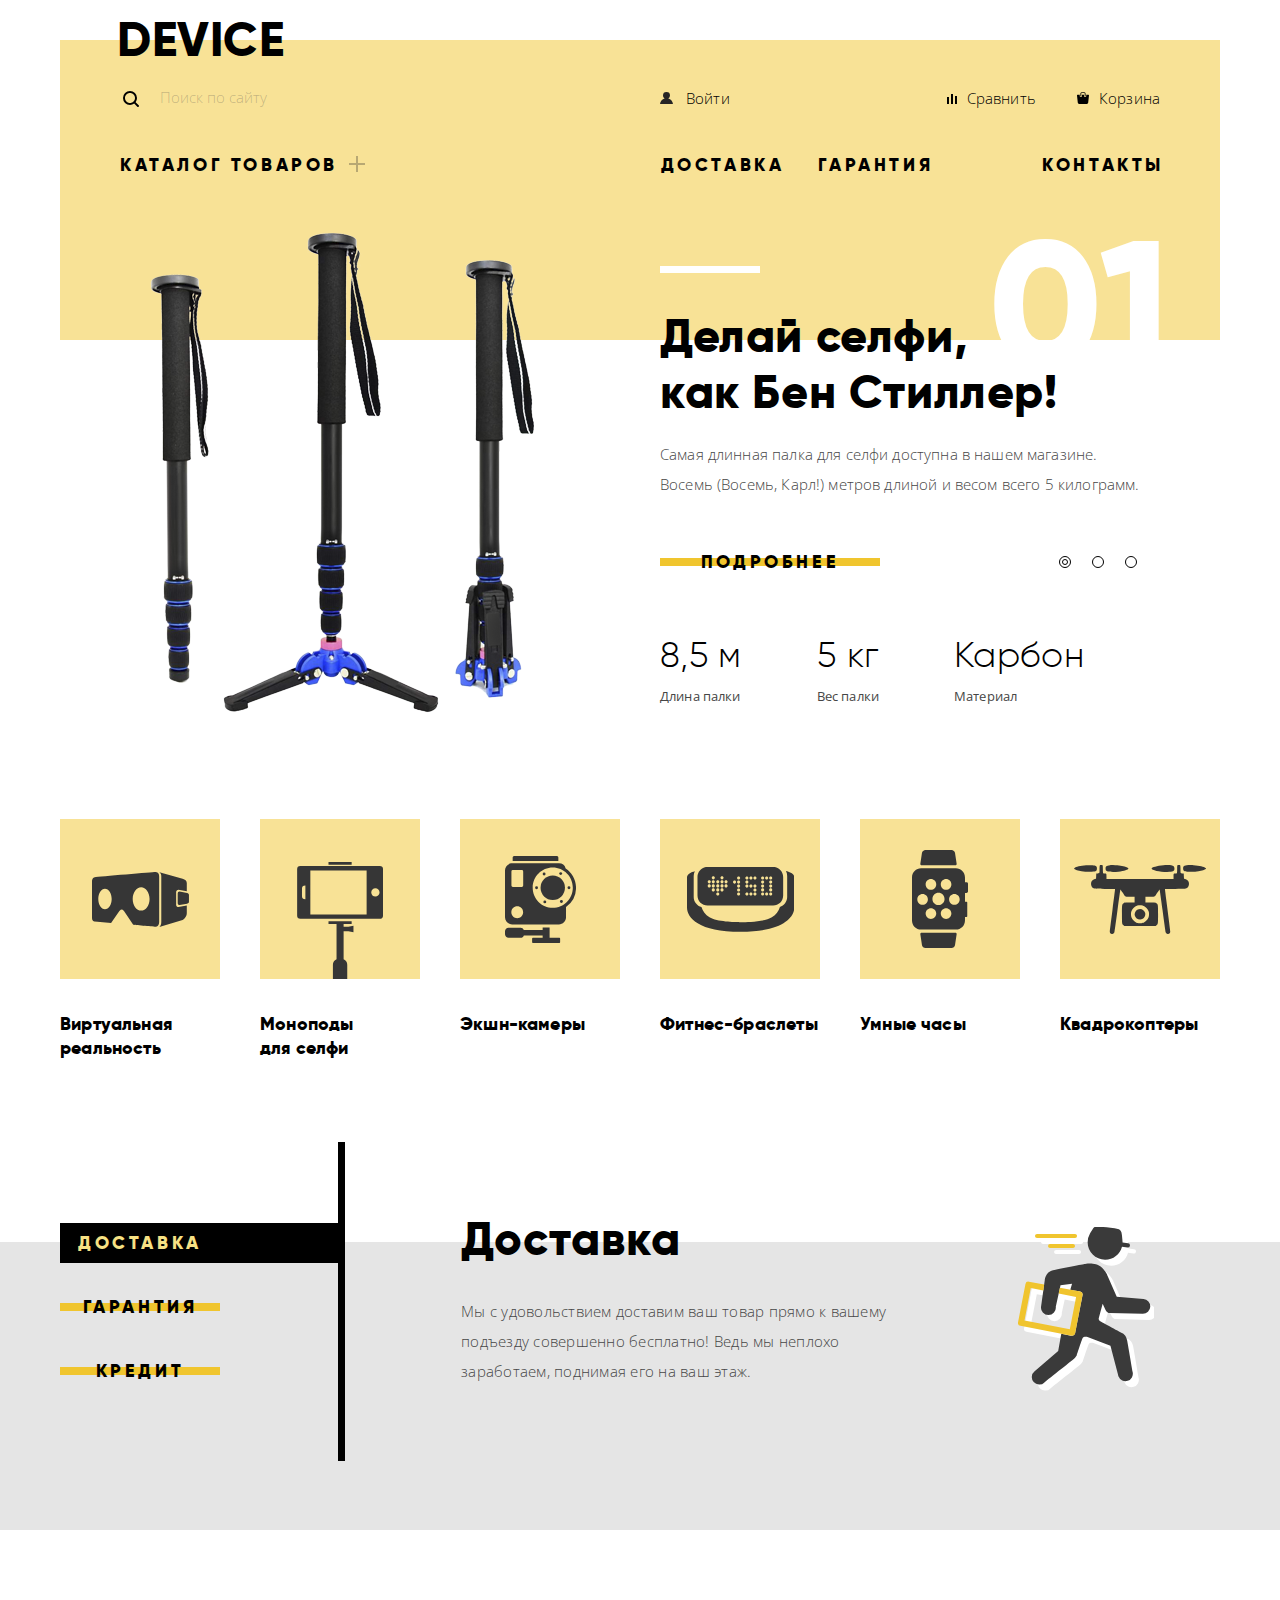
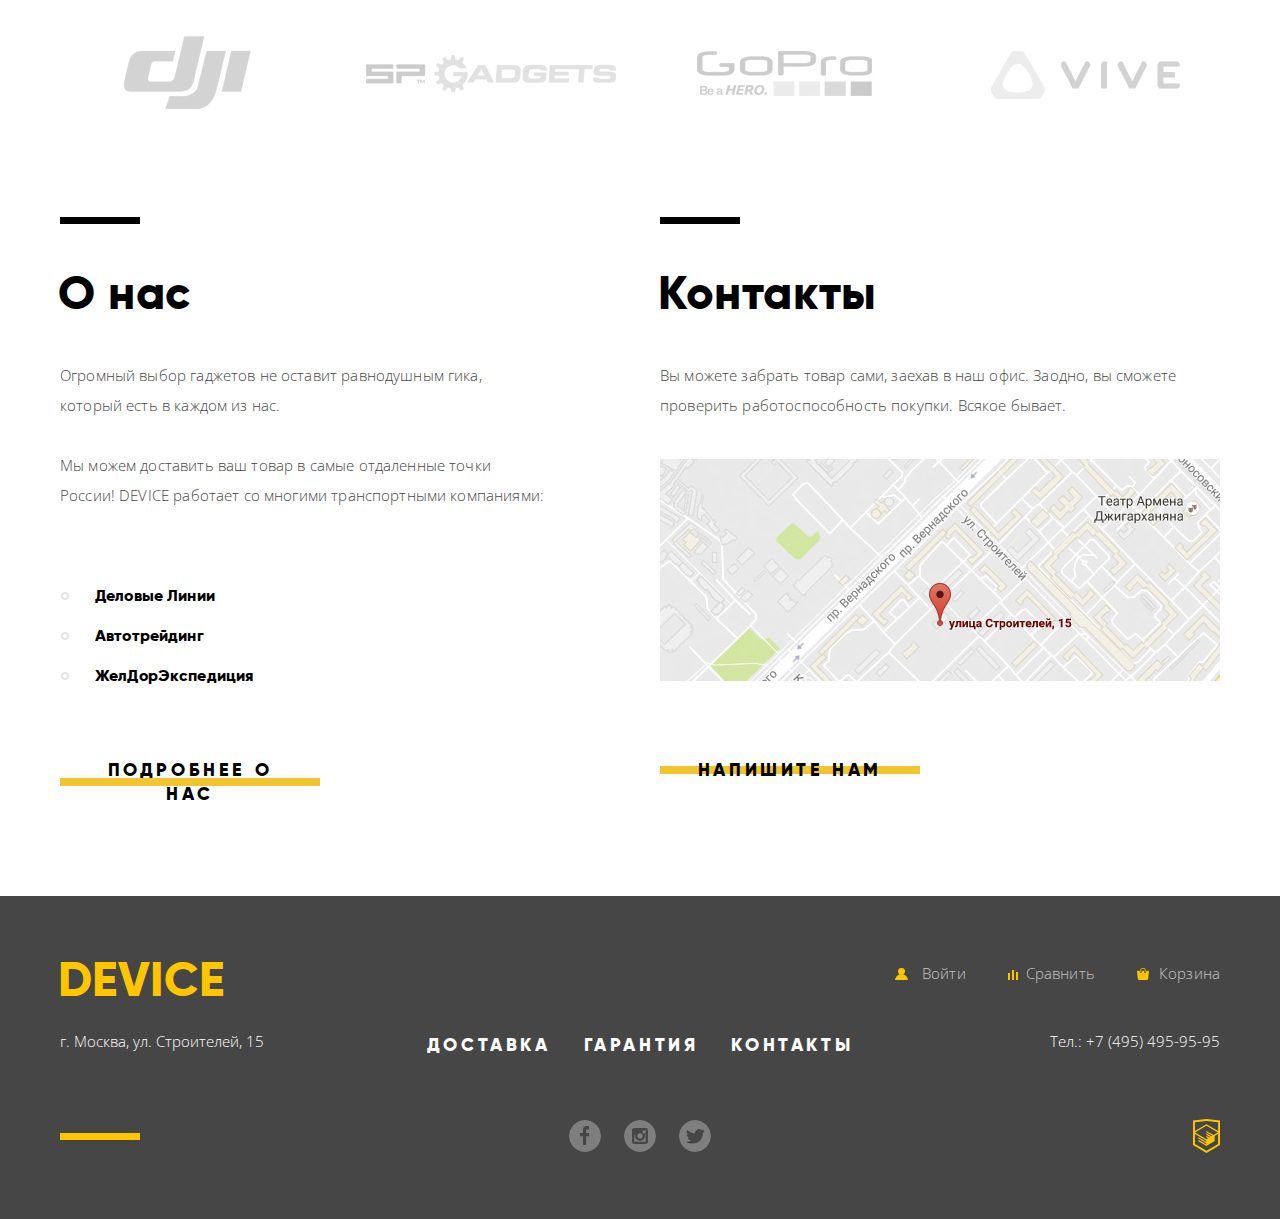
<file: index.html>
<!DOCTYPE html>
<html lang="ru">
<head>
	<meta charset="utf-8">
	<title>Интернет-магазин «Девайс»</title>
	<link href="https://fonts.googleapis.com/css?family=Open+Sans:300,400&amp;subset=cyrillic" rel="stylesheet">
	<link rel="stylesheet" href="css/normalize.css">
	<link rel="stylesheet" href="css/style.min.css">
</head>
<body>

	<div class="container">
		<header class="main-header container">
			<a class="logo-header">Device</a>
			<div class="user-columns">
				<form class="form-search" action="https://echo.htmlacademy.ru" method="get">
					<label class="visually-hidden" for="user-search">Поиск по сайту</label>
					<input class="user-search" type="search" id="user-search" placeholder="Поиск по сайту">
					<button class="button button-search" type="submit">Найти</button>
				</form>
				<ul class="user-navigation">
					<li><a class="button-log-in-header" href="#">Войти</a></li>
					<li><a class="button-compare-header" href="#">Сравнить</a></li>
					<li><a class="button-cart-header" href="#">Корзина</a></li>
				</ul>
			</div>
			<nav class="main-navigation">
				<ul class="site-navigation">
					<li class="site-navigation-catalog">
						<a class="catalog" href="#">Каталог товаров</a>
						<div class="catalog-hidden">
							<ul class="hidden-list-photo-video">
								<li><a href="#">Виртуальная реальность</a></li>
								<li><a href="monopods.html">Моноподы для селфи</a></li>
								<li><a href="#">Экшн-камеры</a></li>
							</ul>
							<ul class="hidden-list-watch">
								<li><a href="#">Фитнес-браслеты</a></li>
								<li><a href="#">Умные часы</a></li>
							</ul>
							<ul class="hidden-list-quadcopters">
								<li><a href="#">Квадрокоптеры</a></li>
							</ul>
						</div>
					</li>
					<li><a href="#">Доставка</a></li>
					<li><a href="#">Гарантия</a></li>
					<li><a href="#">Контакты</a></li>
				</ul>
			</nav>
		</header>
	</div>

	<main>
		<h1 class="visually-hidden">Интернет магазин «Девайс»</h1>
		<div class="container">
			<section class="slider">
				<h2 class="visually-hidden">Краткое описание некоторых товаров</h2>
				<input class="visually-hidden" type="radio" id="product-monopods" name="toggle" checked>
				<input class="visually-hidden" type="radio" id="product-bracelets" name="toggle">
				<input class="visually-hidden" type="radio" id="product-quadcopters" name="toggle">
				<div class="slider-controls">
					<label class="slider-controls-monopods-for-selfie" for="product-monopods" aria-label="Первый">
					</label>
					<label class="slider-controls-fitness-bracelets" for="product-bracelets" aria-label="Второй"></label>
					<label class="slider-controls-quadcopters" for="product-quadcopters" aria-label="Третий"></label>
				</div>
				<ul class="slider-list">
					<li class="slider-item slider-item-monopods-for-selfie">
						<h3 class="slider-title">Делай селфи,<br>как Бен Стиллер!</h3>
						<p class="slider-text">Самая длинная палка для селфи доступна в нашем магазине. Восемь (Восемь, Карл!) метров длиной и весом всего 5 килограмм.</p>
						<a class="button button-yellow button-slider-detail" href="#">Подробнее</a>
						<table class="slider-table">
							<tbody>
								<tr>
									<td>8,5 м</td>
									<td>5 кг</td>
									<td>Карбон</td>
								</tr>
								<tr>
									<th>Длина палки</th>
									<th>Вес палки</th>
									<th>Материал</th>
								</tr>
							</tbody>
						</table>
					</li>
					<li class="slider-item slider-item-fitness-bracelets">
						<h3 class="slider-title">Худеем<br>правильно!</h3>
						<p class="slider-text">Мотивирующие фитнес-браслеты помогут найти в себе силы не пропускать занятия и соблюдать диету.</p>
						<a class="button button-yellow button-slider-detail" href="#">Подробнее</a>
						<table class="slider-table">
							<tbody>
								<tr>
									<td>48 часов</td>
								</tr>
								<tr>
									<th>Без подзарядки</th>
								</tr>
							</tbody>
						</table>
					</li>
					<li class="slider-item slider-item-quadcopters">
						<h3 class="slider-title">Порхает как бабочка, жалит как пчела!</h3>
						<p class="slider-text">Этот обычный, на первый взгляд, квадрокоптер оснащен мощным лазером, замаскированным под стандартную камеру.</p>
						<a class="button button-yellow button-slider-detail" href="#">Подробнее</a>
						<table class="slider-table">
							<tbody>
								<tr>
									<td>800 м</td>
									<td>50 м</td>
								</tr>
								<tr>
									<th>Дальность полета</th>
									<th>Радиус поражения</th>
								</tr>
							</tbody>
						</table>
					</li>
				</ul>
			</section>
			<ul class="category-list container">
				<li>
					<a class="category-link virtual-reality" href="#">
						<div class="category-image">
							<img src="img/icon-virtual-reality.svg" alt="Виртуальная реальность" width="97" height="55">
						</div>
						<p>Виртуальная реальность</p>
					</a>
				</li>
				<li>
					<a class="category-link monopods-for-selfie" href="monopods.html">
						<div class="category-image">
							<img src="img/icon-monopods-for-selfie.svg" alt="Моноподы для селфи" width="86" height="117">
						</div>
						<p>Моноподы для селфи</p>
					</a>
				</li>
				<li>
					<a class="category-link action-cameras" href="#">
						<div class="category-image">
							<img src="img/icon-action-cameras.svg" alt="Экшн-камеры" width="71" height="87">
						</div>
						<p>Экшн-камеры</p>
					</a>
				</li>
				<li>
					<a class="category-link fitness-bracelets" href="#">
						<div class="category-image">
							<img src="img/icon-fitness-bracelets.svg" alt="Фитнес-браслеты" width="107" height="65">
						</div>
						<p>Фитнес-браслеты</p>
					</a>
				</li>
				<li>
					<a class="category-link smart-watch" href="#">
						<div class="category-image">
							<img src="img/icon-smart-watch.svg" alt="Умные часы" width="56" height="98">
						</div>
						<p>Умные часы</p>
					</a>
				</li>
				<li>
					<a class="category-link quadcopters" href="#">
						<div class="category-image">
							<img src="img/icon-quadcopters.svg" alt="Квадрокоптеры" width="132" height="69">
						</div>
						<p>Квадрокоптеры</p>
					</a>
				</li>
			</ul>
		</div>
		<div class="services-wrapper">
			<section class="services container">
				<h2 class="visually-hidden">Сервисы</h2>
				<input class="visually-hidden" type="radio" id="service-delivery" name="service-toggle" checked>
				<input class="visually-hidden" type="radio" id="service-warranty" name="service-toggle">
				<input class="visually-hidden" type="radio" id="service-credit" name="service-toggle">
				<div class="services-controls">
					<label class="button button-yellow button-delivery" for="service-delivery">Доставка
					</label>
					<label class="button button-yellow button-warranty" for="service-warranty">Гарантия</label>
					<label class="button button-yellow button-credit" for="service-credit">Кредит</label>
				</div>
				<ul class="services-list">
					<li class="services-item services-item-delivery">
						<h3 class="services-title">Доставка</h3>
						<p class="services-text">Мы с удовольствием доставим ваш товар прямо к вашему подъезду совершенно бесплатно! Ведь мы неплохо заработаем, поднимая его на ваш этаж.</p>
					</li>
					<li class="services-item services-item-warranty">
						<h3 class="services-title">Гарантия</h3>
						<p class="services-text">Если из-за возгорания купленного у нас товара у вас сгорит дом — не переживайте, мы выдадим вам новый.<br>Товар, не дом, конечно же.</p>
					</li>
					<li class="services-item services-item-credit">
						<h3 class="services-title">Кредит</h3>
						<p class="services-text">Залезть в долговую яму стало проще! Кредитные консультанты подберут для вас наиболее выгодные условия кредита. Выгодные для нашего банка, разумеется.</p>
					</li>
				</ul>
			</section>
		</div>
		<ul class="brands-list container">
			<li>
				<a href="https://www.dji.com/ru">
					<img src="img/logo-dji.png" alt="Китайская частная компания DJI" width="260" height="100">
				</a>
			</li>
			<li>
				<a href="http://www.sp-gadgets.com/">
					<img src="img/logo-sp-gadgets.png" alt="Магазин SP Gadgets" width="260" height="100">
				</a>
			</li>
			<li>
				<a href="https://gopro.ru/">
					<img src="img/logo-gopro.png" alt="Fмериканская компания GoPro" width="260" height="100">
				</a>
			</li>
			<li>
				<a href="https://www.vive.com/ru/">
					<img src="img/logo-vive.png" alt="Vive - виртуальная реальность нового поколения" width="260" height="100">
				</a>
			</li>
		</ul>
		<section class="information-us container">
			<h2 class="visually-hidden">Информация о нас</h2>
			<section class="about-us">
				<h2>О нас</h2>
				<p>Огромный выбор гаджетов не оставит равнодушным гика, который есть в каждом из нас.</p>
				<p>Мы можем доставить ваш товар в самые отдаленные точки России! DEVICE работает со многими транспортными компаниями:</p>
				<ul class="about-us-list">
					<li>Деловые Линии</li>
					<li>Автотрейдинг</li>
					<li>ЖелДорЭкспедиция</li>
				</ul>
				<a class="button button-yellow button-more-us" href="#">Подробнее о нас</a>
			</section>
			<section class="contacts">
				<h2>Контакты</h2>
				<p>Вы можете забрать товар сами, заехав в наш офис. Заодно, вы сможете проверить работоспособность покупки. Всякое бывает.</p>
				<a class="map-contacts" href="#">
					<img src="img/map.jpg" alt="Офис компании по адресу ул. Строителей 15, Москва" width="560" height="222">
				</a>
				<a class="button button-yellow button-write-us" href="#">Напишите нам</a>
			</section>
		</section>
	</main>

	<footer class="main-footer">
		<div class="container">
			<a class="logo-footer">Device</a>
			<ul class="user-navigation-footer">
				<li><a class="button-log-in-footer" href="#">Войти</a></li>
				<li><a class="button-compare-footer" href="#">Сравнить</a></li>
				<li><a class="button-cart-footer" href="#">Корзина</a></li>
			</ul>
			<address class="address">г. Москва, ул. Строителей, 15</address>
			<ul class="navigation-footer">
				<li><a href="#">Доставка</a></li>
				<li><a href="#">Гарантия</a></li>
				<li><a href="#">Контакты</a></li>
			</ul>
			<p class="phone">Тел.: <a href="tel:+74954959595">+7 (495) 495-95-95</a></p>
			<span class="yellow-line"></span>
			<ul class="social-footer">
				<li><a class="social-button social-button-facebook" href="#" target="_blank" aria-label="Фейсбук"></a></li>
				<li><a class="social-button social-button-instagram" href="#" target="_blank" aria-label="Инстаграмм"></a></li>
				<li><a class="social-button social-button-twitter" href="#" target="_blank" aria-label="Твиттер"></a></li>
			</ul>
			<a class="developed-by" href="https://htmlacademy.ru/intensive/htmlcss" aria-label="HTML Academy" target="_blank"></a>
		</div>
	</footer>

	<section class="modal modal-write-us">
		<h2 class="visually-hidden">Форма обратной связи</h2>
		<form class="form-write-us" action="https://echo.htmlacademy.ru" method="post" >
			<p class="form-group">
				<label for="user-name">Ваше имя:</label>
				<input type="text" id="user-name" name="name" placeholder="Имя Фамилия">
			</p>
			<p class="form-group">
				<label for="user-email">Ваш e-mail:</label>
				<input type="email" id="user-email" name="email" placeholder="email@example.com">
			</p>
			<p class="form-group form-group-all">
				<label for="user-text">Текст письма:</label>
				<textarea id="user-text" name="text" placeholder="В свободной форме"></textarea>
			</p>
			<button class="button button-yellow button-send-us" type="submit">Отправить</button>
			<button class="modal-close" aria-label="Закрыть форму обратной связи" type="button"></button>
		</form>
	</section>

	<section class="modal modal-map">
		<h2 class="visually-hidden">Как до нас добраться</h2>
		<iframe src="https://yandex.ru/map-widget/v1/?um=constructor%3A67c82118b49b0bc0ec43b7bfe97103afee9aa86b0dab3c9fcd46d0414999b90f&amp;source=constructor" width="960" height="560"></iframe>
		<p><img src="img/map-big.jpg" alt="Офис компании по адресу ул. Строителей 15, Москва" width="960" height="560"></p>
		<button class="modal-close" type="button">Закрыть</button>
	</section>

	<script src="js/script.min.js"></script>

</body>
</html>
</file>
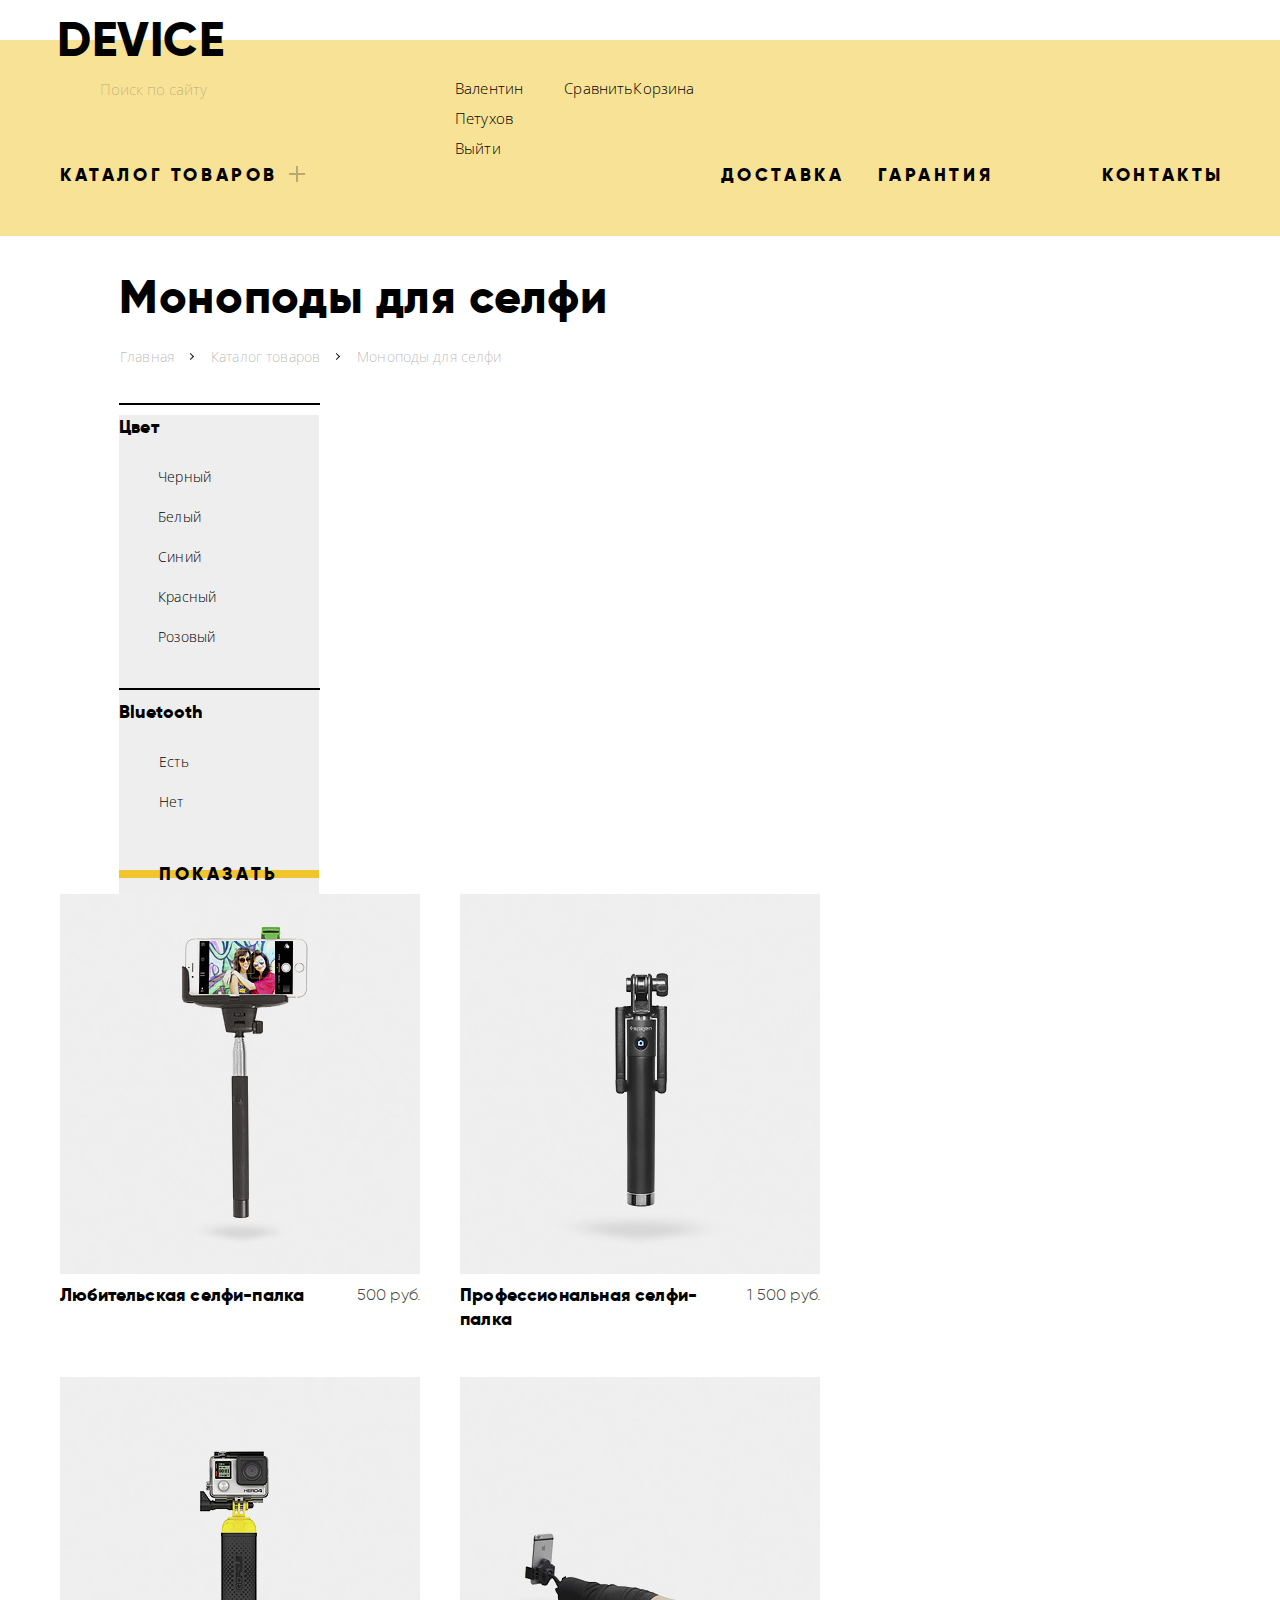
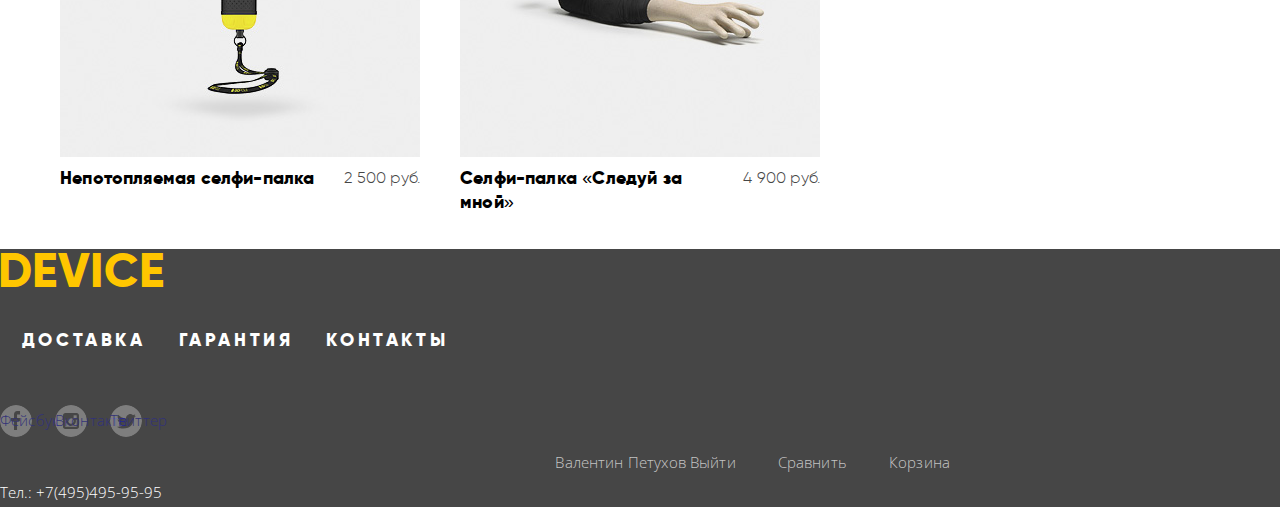
<file: catalog.html>
<!DOCTYPE html>
<html lang="ru">
  <head>
	<meta charset="utf-8">
	<title>Каталог | Интернет-магазин «Девайс»</title>
	<link href="https://fonts.googleapis.com/css?family=Open+Sans:300,400&amp;subset=cyrillic" rel="stylesheet">
	<link rel="stylesheet" href="css/normalize.css">
	<link rel="stylesheet" href="css/style.css">
  </head>
  <body class="inner-page">

	<header class="main-header">
		<a class="logo-header" href="index.html" title="Интернет-магазин «Девайс»" aria-label="Логотип магазина «Девайс»">Device</a>
		<ul class="user-navigation">
			<li>
				<input class="user-search" type="text" placeholder="Поиск по сайту" aria-label="Поиск в «Девайс»">
				<button class="button-search" type="button">Найти</button>
			</li>
			<li>
				<a href="#">Валентин Петухов</a>
				<a class="log-out-header" href="#">Выйти</a>
			</li>
			<li><a href="#">Сравнить</a></li>
			<li><a href="#">Корзина</a></li>
		</ul>
		<nav class="main-navigation">
			<ul class="site-navigation">
				<li>
					<a class="catalog" href="#">Каталог товаров</a>
					<ul class="catalog-hidden">
						<li><a href="#">Виртуальная реальность</a></li>
						<li><a href="#">Моноподы для селфи</a></li>
						<li><a href="#">Экшн-камеры</a></li>
						<li><a href="#">Фитнес-браслеты</a></li>
						<li><a href="#">Умные часы</a></li>
						<li><a href="#">Квадрокоптеры</a></li>
					</ul>
				</li>
				<li><a href="#">Доставка</a></li>
				<li><a href="#">Гарантия</a></li>
				<li><a href="#">Контакты</a></li>
			</ul>
		</nav>
	</header>

	<main class="container">
		<h1 class="page-title">Моноподы для селфи</h1>
		<ul class="breadcrumbs">
			<li><a href="index.html">Главная</a></li>
			<li><a href="#">Каталог товаров</a></li>
			<li class="breadcrumbs-current">Моноподы для селфи</li>
		</ul>
		<section class="filter">
			<h2 class="visually-hidden">Фильтрация</h2>
			<form class="form-filter" action="https://echo.htmlacademy.ru" method="get" >

				<!-- Блок выделен красным. Сверстаем позже. -->

				<fieldset class="filter-color">
					<legend>Цвет</legend>
					<ul>
						<li>
							<input class="visually-hidden" name="black" id="black-color" checked type="checkbox">
							<label for="black-color">Черный</label>
						</li>
						<li>
							<input class="visually-hidden" name="white" id="white-color" type="checkbox">
							<label for="white-color">Белый</label>
						</li>
						<li>
							<input class="visually-hidden" name="blue" id="blue-color" checked type="checkbox">
							<label for="blue-color">Синий</label>
						</li>
						<li>
							<input class="visually-hidden" name="red" id="red-color" checked type="checkbox">
							<label for="red-color">Красный</label>
						</li>
						<li>
							<input class="visually-hidden" name="pink" id="pink-color" type="checkbox">
							<label for="pink-color">Розовый</label>
						</li>
					</ul>
				</fieldset>
				<fieldset class="filter-bluetooth">
					<legend>Bluetooth</legend>
					<ul>
						<li>
							<input class="visually-hidden" name="bluetooth" id="bluetooth-true" type="radio" checked>
							<label for="bluetooth-true">Есть</label>
						</li>
						<li>
							<input class="visually-hidden" name="bluetooth" id="bluetooth-false" type="radio">
							<label for="bluetooth-false">Нет</label>
						</li>
					</ul>
				</fieldset>
				<button class="button button-yellow button-show-filter" type="button">Показать</button>
			</form>
		</section>
		<section class="catalog-items">
			<h2 class="visually-hidden">Список товаров</h2>
			<ul class="catalog-list">
				<li>
					<img src="img/amateur-selfie-stick.jpg" alt="Любительская селфи-палка" width="360" height="380">
					<p class="catalog-details">
						<a href="#">Любительская селфи-палка</a>
						<span>500 руб.</span>
					</p>
				</li>
				<li>
					<img src="img/professional-selfie-stick.jpg" alt="Профессиональная селфи-палка" width="360" height="380">
					<p class="catalog-details">
						<a href="#">Профессиональная селфи-палка</a>
						<span>1 500 руб.</span>
					</p>
				</li>
				<li>
					<img src="img/unsinkable-selfie-stick.jpg" alt="Непотопляемая селфи-палка" width="360" height="380">
					<p class="catalog-details">
						<a href="#">Непотопляемая селфи-палка</a>
						<span>2 500 руб.</span>
					</p>
				</li>
				<li>
					<img src="img/selfie-stick-follow-me.jpg" alt="Селфи-палка «Следуй за мной»" width="360" height="380">
					<p class="catalog-details">
						<a href="#">Селфи-палка «Следуй за мной»</a>
						<span>4 900 руб.</span>
					</p>
				</li>
			</ul>
		</section>
	</main>

	<footer class="main-footer">
		<a class="logo-footer" href="index.html" title="Интернет-магазин «Девайс»" aria-label="Логотип магазина «Девайс»">Device</a>
		<address>г. Москва, ул. Строителей, 15</address>
		<ul class="navigation-footer">
			<li><a href="#">Доставка</a></li>
			<li><a href="#">Гарантия</a></li>
			<li><a href="#">Контакты</a></li>
		</ul>
		<ul class="social-footer">
			<li><a class="social-button social-button-facebook" href="#" target="_blank">Фейсбук</a></li>
			<li><a class="social-button social-button-instagram" href="#" target="_blank">Вконтакте</a></li>
			<li><a class="social-button social-button-twitter" href="#" target="_blank">Твиттер</a></li>
		</ul>
		<ul class="user-navigation-footer">
			<li>
				<a href="#">Валентин Петухов</a>
				<a class="log-out-footer" href="#">Выйти</a>
			</li>
			<li><a href="#">Сравнить</a></li>
			<li><a href="#">Корзина</a></li>
		</ul>
		<a class="phone" href="tel:+74954959595">Тел.: +7(495)495-95-95</a>
		<a class="developed-by" href="https://htmlacademy.ru/intensive/htmlcss" aria-label="HTML Academy" target="_blank"></a>
	</footer>

  </body>
</html>
</file>
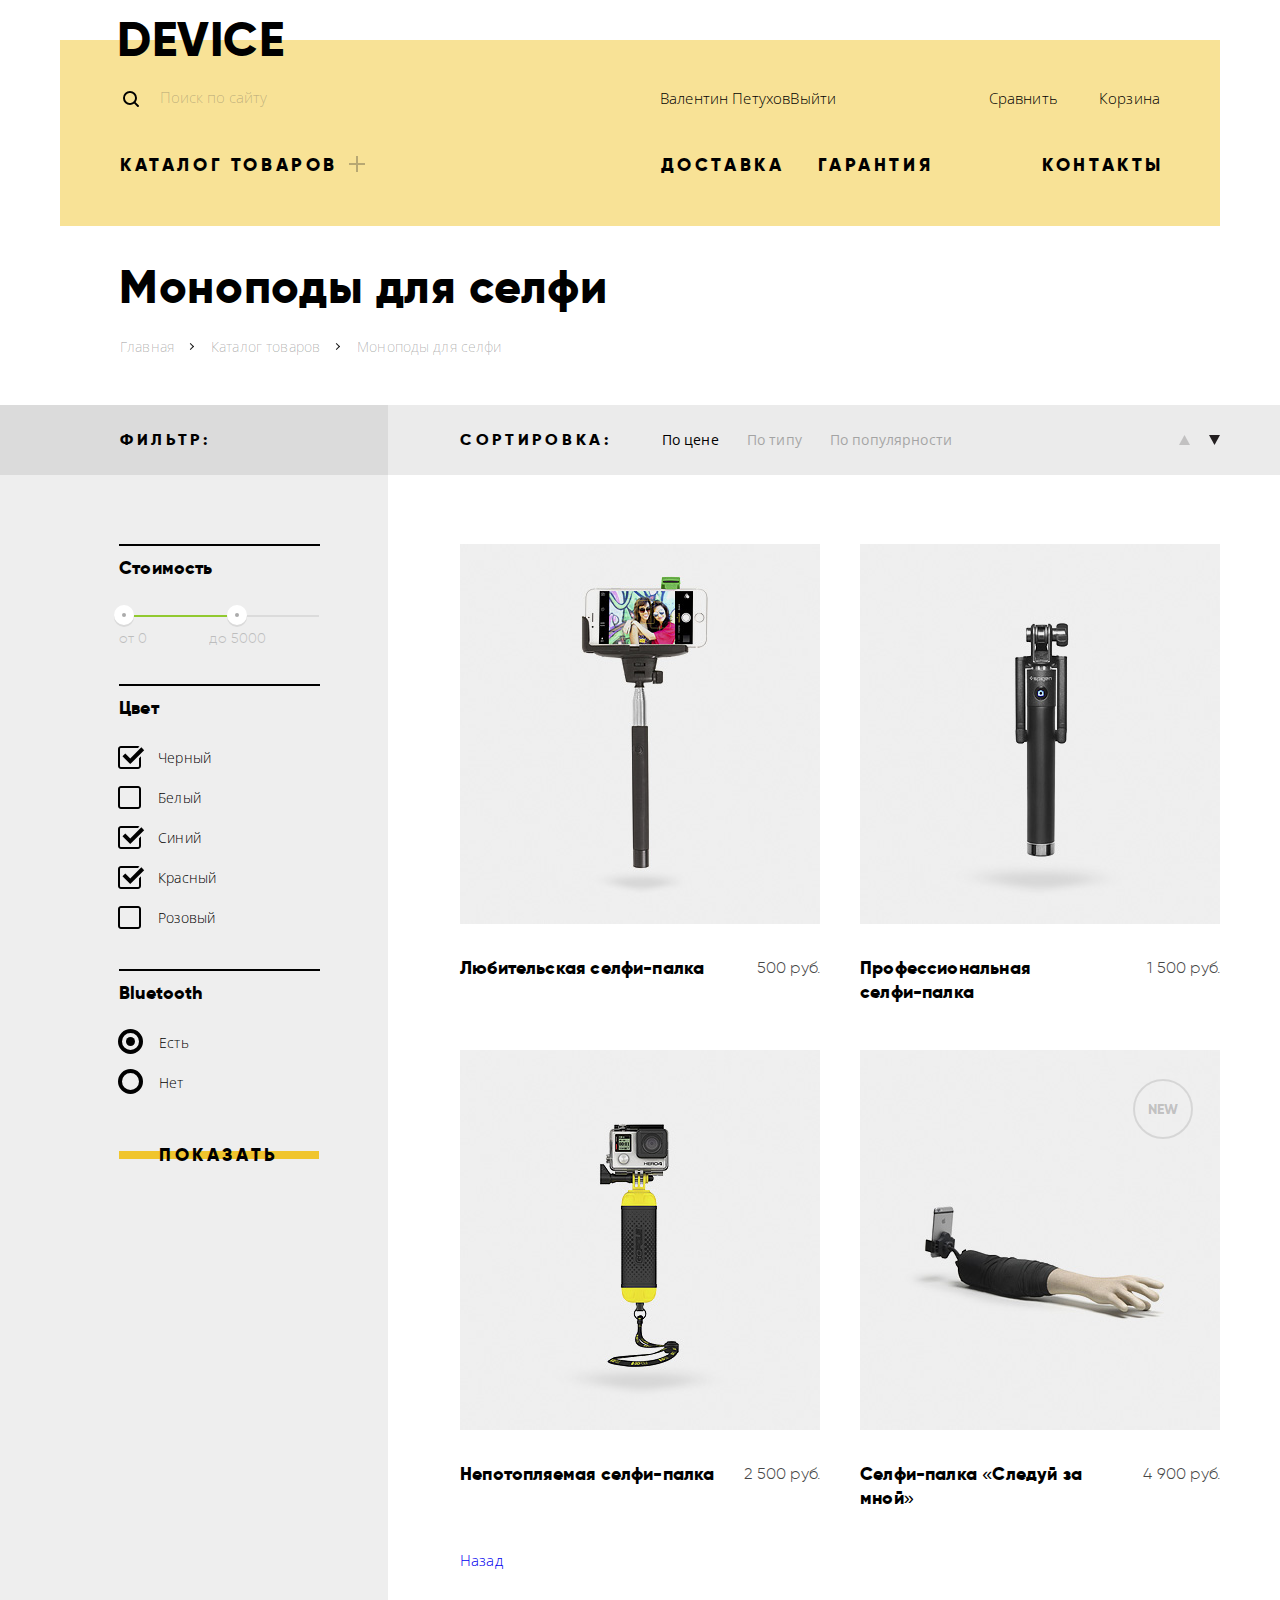
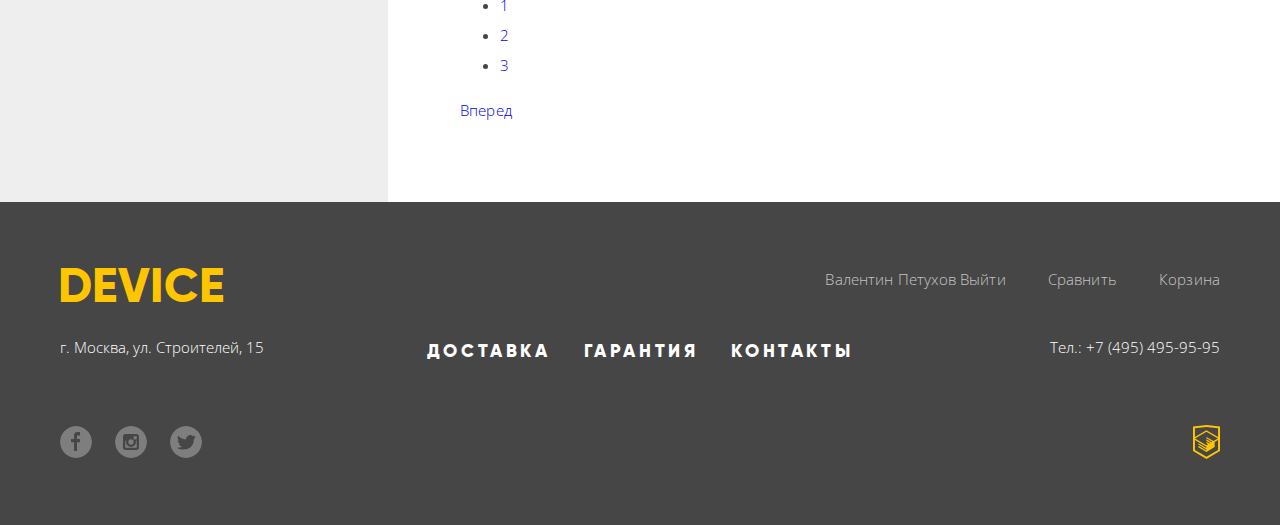
<file: inner.html>
<!DOCTYPE html>
<html lang="ru">
<head>
	<meta charset="utf-8">
	<title>Каталог | Интернет-магазин «Девайс»</title>
	<link href="https://fonts.googleapis.com/css?family=Open+Sans:300,400&amp;subset=cyrillic" rel="stylesheet">
	<link rel="stylesheet" href="css/normalize.css">
	<link rel="stylesheet" href="css/style.min.css">
</head>
<body class="inner-page">

	<header class="main-header container">
		<a class="logo-header inner-logo-header" href="index.html" aria-label="Переход на главную страницу">Device</a>
		<div class="user-columns">
			<form class="form-search" action="https://echo.htmlacademy.ru" method="get">
				<input class="user-search" type="text" placeholder="Поиск по сайту">
				<button class="button button-search" type="submit">Найти</button>
			</form>
			<ul class="user-navigation">
				<li class="user-navigation-profile">
					<a class="user-name-header" href="#">Валентин Петухов</a>
					<a class="log-out-header" href="#">Выйти</a>
				</li>
				<li><a class="compare-header" href="#">Сравнить</a></li>
				<li><a class="cart-header" href="#">Корзина</a></li>
			</ul>
		</div>
		<nav class="main-navigation">
			<ul class="site-navigation">
				<li class="site-navigation-catalog">
					<a class="catalog" href="#">Каталог товаров</a>
					<div class="catalog-hidden">
						<ul>
							<li><a href="#">Виртуальная реальность</a></li>
							<li><a class="catalog-current">Моноподы для селфи</a></li>
							<li><a href="#">Экшн-камеры</a></li>
						</ul>
						<ul>
							<li><a href="#">Фитнес-браслеты</a></li>
							<li><a href="#">Умные часы</a></li>
						</ul>
						<ul>
							<li><a href="#">Квадрокоптеры</a></li>
						</ul>
					</div>
				</li>
				<li><a href="#">Доставка</a></li>
				<li><a href="#">Гарантия</a></li>
				<li><a href="#">Контакты</a></li>
			</ul>
		</nav>
	</header>

	<main>
		<div class="container">
			<h1 class="page-title">Моноподы для селфи</h1>
			<ul class="breadcrumbs">
				<li><a href="index.html">Главная</a></li>
				<li><a href="#">Каталог товаров</a></li>
				<li class="breadcrumbs-current">Моноподы для селфи</li>
			</ul>
		</div>
		<div class="navigation-title">
			<div class="container">
				<div class="filter-title">Фильтр:</div>
				<div class="sorting">
					<p class="sorting-title">Сортировка:</p>
					<ul class="sorting-list">
						<li class="sorting-current"><a href="#">По цене</a></li>
						<li><a href="#">По типу</a></li>
						<li><a href="#">По популярности</a></li>
					</ul>
					<a class="sorting-icon sorting-ascending"></a>
					<a class="sorting-icon sorting-descending sorting-current"></a>
				</div>
			</div>
		</div>
		<div class="catalog-columns">
			<div class="container">
				<section class="filter">
					<h2 class="visually-hidden">Фильтрация</h2>
					<form class="form-filter" action="https://echo.htmlacademy.ru" method="get" >
						<fieldset class="filter-range">
							<legend>Стоимость</legend>
							<div class="range-controls">
								<div class="scale">
									<div class="bar"></div>
								</div>
								<div class="range-toggle range-toggle-min"></div>
								<div class="range-toggle range-toggle-max"></div>
							</div>
							<div class="price-controls">
								<label class="min-price">от <input type="text" name="min-price" value="0"></label>
								<label class="max-price">до <input type="text" name="max-price" value="5000"></label>
							</div>
						</fieldset>
						<fieldset class="filter-color">
							<legend>Цвет</legend>
							<ul>
								<li>
									<input class="visually-hidden filter-input filter-input-checkbox" name="color" value="black" id="black-color" checked type="checkbox">
									<label for="black-color">Черный</label>
								</li>
								<li>
									<input class="visually-hidden filter-input filter-input-checkbox" name="color" value="white" id="white-color" type="checkbox">
									<label for="white-color">Белый</label>
								</li>
								<li>
									<input class="visually-hidden filter-input filter-input-checkbox" name="color" value="blue" id="blue-color" checked type="checkbox">
									<label for="blue-color">Синий</label>
								</li>
								<li>
									<input class="visually-hidden filter-input filter-input-checkbox" name="color" value="red" id="red-color" checked type="checkbox">
									<label for="red-color">Красный</label>
								</li>
								<li>
									<input class="visually-hidden filter-input filter-input-checkbox" name="color" value="pink" id="pink-color" type="checkbox">
									<label for="pink-color">Розовый</label>
								</li>
							</ul>
						</fieldset>
						<fieldset class="filter-bluetooth">
							<legend>Bluetooth</legend>
							<ul>
								<li>
									<input class="visually-hidden filter-input filter-input-radio" name="bluetooth" value="yes" id="bluetooth-true" type="radio" checked>
									<label for="bluetooth-true">Есть</label>
								</li>
								<li>
									<input class="visually-hidden filter-input filter-input-radio" name="bluetooth" value="no" id="bluetooth-false" type="radio">
									<label for="bluetooth-false">Нет</label>
								</li>
							</ul>
						</fieldset>
						<button class="button button-yellow button-show-filter" type="submit">Показать</button>
					</form>
				</section>
				<section class="catalog-items">
					<h2 class="visually-hidden">Список товаров</h2>
					<ul class="catalog-list">
						<li>
							<div class="catalog-item-image">
								<img src="img/amateur-selfie-stick.jpg" alt="Любительская селфи-палка" width="360" height="380">
								<div class="catalog-item-hover">
									<button class="button button-yellow button-to-cart" type="submit">В корзину</button>
									<button class="button add-compare" type="submit">Добавить к сравнению</button>
								</div>
							</div>
							<p class="catalog-details">
								<a href="#">Любительская селфи-палка</a>
								<span>500 руб.</span>
							</p>
						</li>
						<li>
							<div class="catalog-item-image">
								<img src="img/professional-selfie-stick.jpg" alt="Профессиональная селфи-палка" width="360" height="380">
								<div class="catalog-item-hover">
									<button class="button button-yellow button-to-cart" type="submit">В корзину</button>
									<button class="button add-compare" type="submit">Добавить к сравнению</button>
								</div>
							</div>
							<p class="catalog-details">
								<a class="professional-selfie-stick" href="#">Профессиональная селфи-палка</a>
								<span>1 500 руб.</span>
							</p>
						</li>
						<li>
							<div class="catalog-item-image">
								<img src="img/unsinkable-selfie-stick.jpg" alt="Непотопляемая селфи-палка" width="360" height="380">
								<div class="catalog-item-hover">
									<button class="button button-yellow button-to-cart" type="submit">В корзину</button>
									<button class="button add-compare" type="submit">Добавить к сравнению</button>
								</div>
							</div>
							<p class="catalog-details">
								<a href="#">Непотопляемая селфи-палка</a>
								<span>2 500 руб.</span>
							</p>
						</li>
						<li class="new-product">
							<div class="catalog-item-image" aria-label="Новый продукт">
								<img src="img/selfie-stick-follow-me.jpg" alt="Селфи-палка «Следуй за мной»" width="360" height="380">
								<div class="catalog-item-hover">
									<button class="button button-yellow button-to-cart" type="submit">В корзину</button>
									<button class="button add-compare" type="submit">Добавить к сравнению</button>
								</div>
							</div>
							<p class="catalog-details">
								<a href="#">Селфи-палка «Следуй за мной»</a>
								<span>4 900 руб.</span>
							</p>
						</li>
					</ul>
					<section class="paggination">
						<h2 class="visually-hidden">Переход по страницам</h2>
						<a class="button button-paggination button-paggination-back" href="#">Назад</a>
						<ul class="paggination-list">
							<li><a class="paggination-current" href="#">1</a></li>
							<li><a href="#">2</a></li>
							<li><a href="#">3</a></li>
						</ul>
						<a class="button button-paggination button-paggination-forvard" href="#">Вперед</a>
					</section>
				</section>
			</div>
		</div>
	</main>

	<footer class="main-footer">
		<div class="container">
			<a class="logo-footer inner-logo-footer" href="index.html" aria-label="Переход на главную страницу">Device</a>
			<ul class="user-navigation-footer">
				<li>
					<a class="user-name-footer" href="#">Валентин Петухов</a>
					<a class="log-out-footer" href="#">Выйти</a>
				</li>
				<li><a class="compare-footer" href="#">Сравнить</a></li>
				<li><a class="cart-footer" href="#">Корзина</a></li>
			</ul>
			<address class="address">г. Москва, ул. Строителей, 15</address>
			<ul class="navigation-footer">
				<li><a href="#">Доставка</a></li>
				<li><a href="#">Гарантия</a></li>
				<li><a href="#">Контакты</a></li>
			</ul>
			<p class="phone">Тел.: <a href="tel:+74954959595">+7 (495) 495-95-95</a></p>
			<ul class="social-footer">
				<li><a class="social-button social-button-facebook" href="#" target="_blank" aria-label="Фейсбук"></a></li>
				<li><a class="social-button social-button-instagram" href="#" target="_blank" aria-label="Инстаграмм"></a></li>
				<li><a class="social-button social-button-twitter" href="#" target="_blank" aria-label="Твиттер"></a></li>
			</ul>
			<a class="developed-by" href="https://htmlacademy.ru/intensive/htmlcss" aria-label="HTML Academy" target="_blank"></a>
		</div>
	</footer>

</body>
</html>
</file>
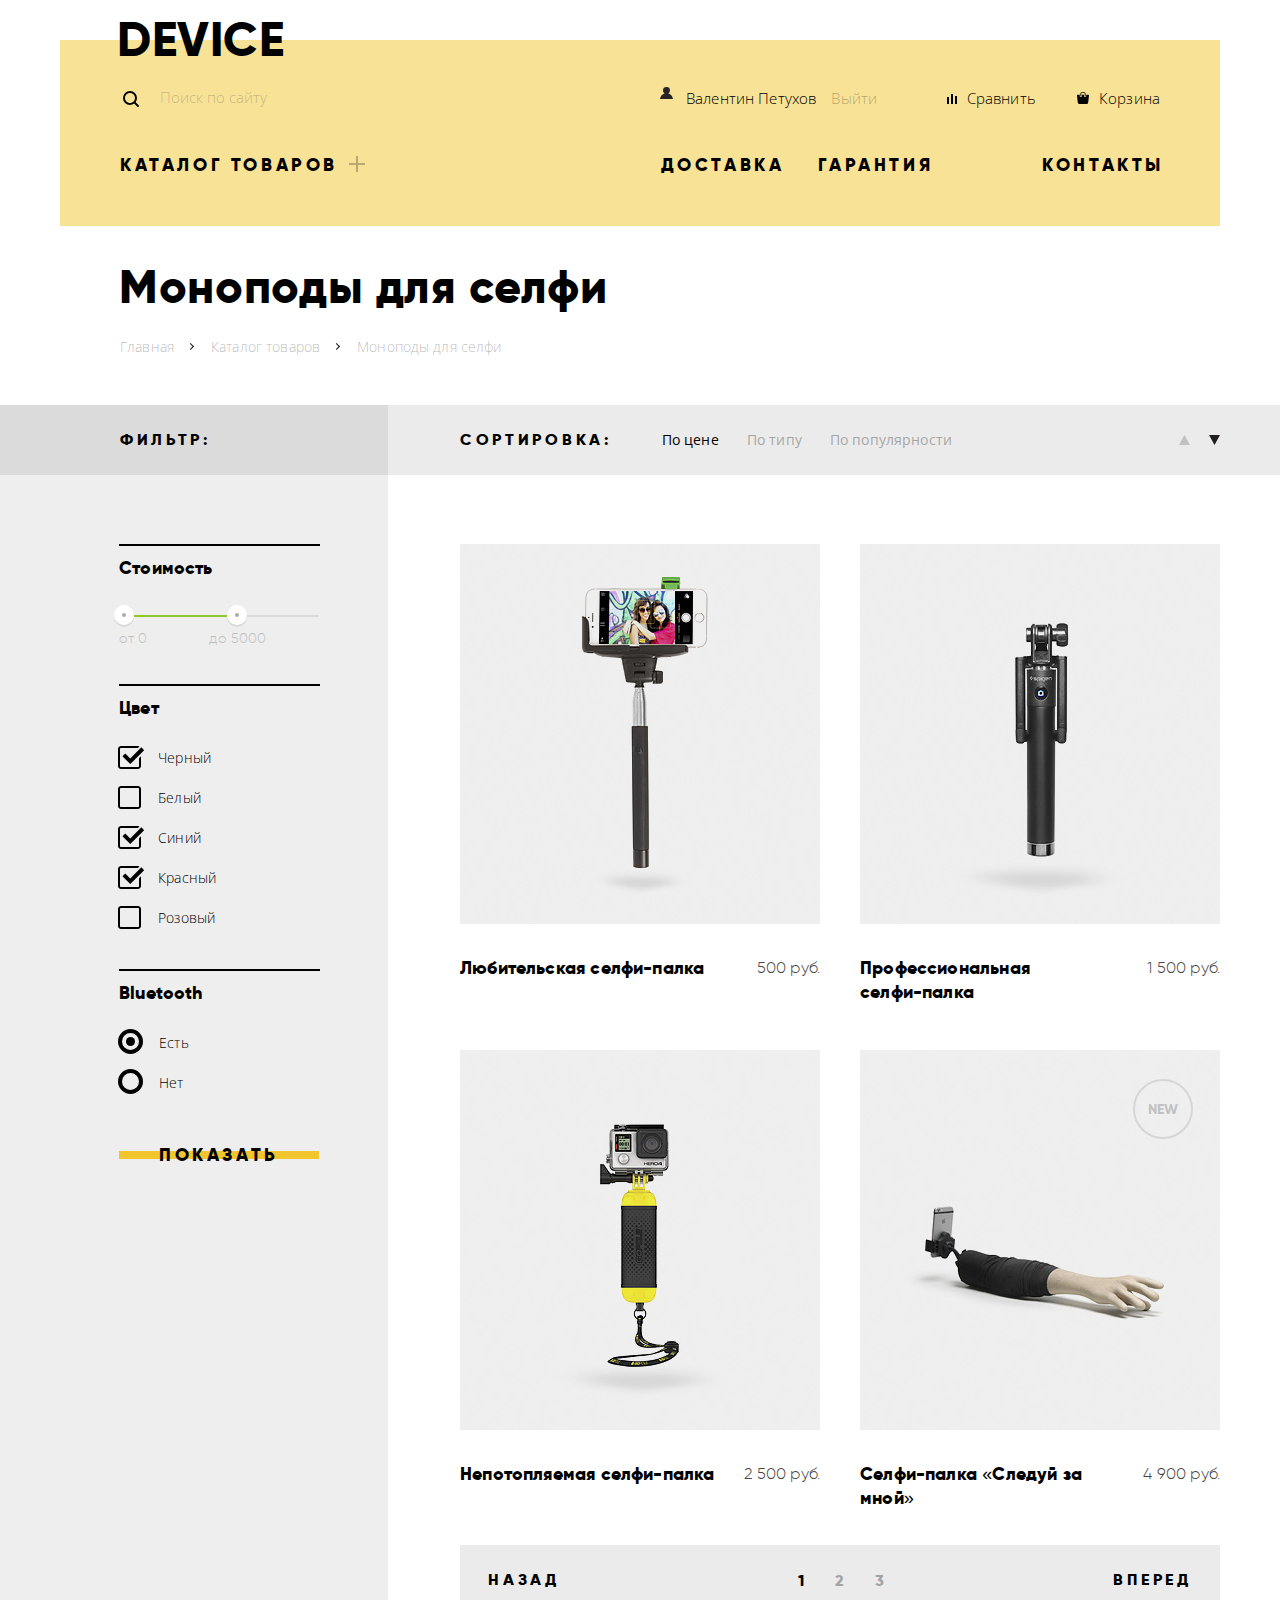
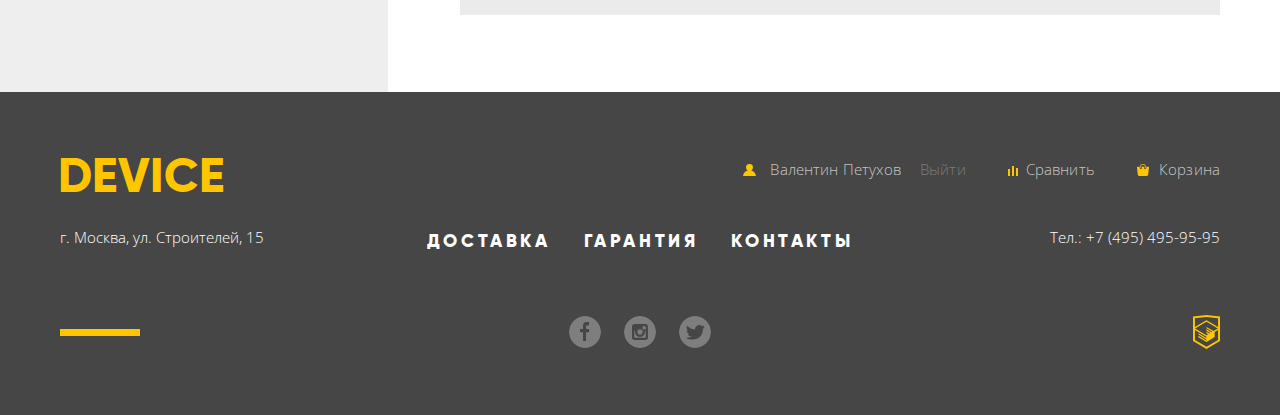
<file: monopods.html>
<!DOCTYPE html>
<html lang="ru">
<head>
	<meta charset="utf-8">
	<title>Каталог | Интернет-магазин «Девайс»</title>
	<link href="https://fonts.googleapis.com/css?family=Open+Sans:300,400&amp;subset=cyrillic" rel="stylesheet">
	<link rel="stylesheet" href="css/normalize.css">
	<link rel="stylesheet" href="css/style.min.css">
</head>
<body class="inner-page">

	<div class="container">
		<header class="main-header container">
			<a class="logo-header inner-logo-header" href="index.html" aria-label="Переход на главную страницу">Device</a>
			<div class="user-columns">
				<form class="form-search" action="https://echo.htmlacademy.ru" method="get">
					<label class="visually-hidden" for="user-search">Поиск по сайту</label>
					<input class="user-search" type="search" id="user-search" placeholder="Поиск по сайту">
					<button class="button button-search" type="submit">Найти</button>
				</form>
				<ul class="user-navigation">
					<li class="user-navigation-profile">
						<a class="button-user-name-header" href="#">Валентин Петухов</a>
						<a class="button-log-out-header" href="#">Выйти</a>
					</li>
					<li><a class="button-compare-header" href="#">Сравнить</a></li>
					<li><a class="button-cart-header" href="#">Корзина</a></li>
				</ul>
			</div>
			<nav class="main-navigation">
				<ul class="site-navigation">
					<li class="site-navigation-catalog">
						<a class="catalog" href="#">Каталог товаров</a>
						<div class="catalog-hidden">
							<ul>
								<li><a href="#">Виртуальная реальность</a></li>
								<li><a class="catalog-current">Моноподы для селфи</a></li>
								<li><a href="#">Экшн-камеры</a></li>
							</ul>
							<ul>
								<li><a href="#">Фитнес-браслеты</a></li>
								<li><a href="#">Умные часы</a></li>
							</ul>
							<ul>
								<li><a href="#">Квадрокоптеры</a></li>
							</ul>
						</div>
					</li>
					<li><a href="#">Доставка</a></li>
					<li><a href="#">Гарантия</a></li>
					<li><a href="#">Контакты</a></li>
				</ul>
			</nav>
		</header>
	</div>

	<main>
		<div class="container">
			<h1 class="page-title">Моноподы для селфи</h1>
			<ul class="breadcrumbs">
				<li><a href="index.html">Главная</a></li>
				<li><a href="#">Каталог товаров</a></li>
				<li class="breadcrumbs-current">Моноподы для селфи</li>
			</ul>
		</div>
		<div class="navigation-title">
			<div class="container">
				<div class="filter-title">Фильтр:</div>
				<div class="sorting">
					<p class="sorting-title">Сортировка:</p>
					<ul class="sorting-list">
						<li class="sorting-current"><a href="#">По цене</a></li>
						<li><a href="#">По типу</a></li>
						<li><a href="#">По популярности</a></li>
					</ul>
					<a class="sorting-icon sorting-ascending"></a>
					<a class="sorting-icon sorting-descending sorting-current"></a>
				</div>
			</div>
		</div>
		<div class="catalog-columns">
			<div class="container">
				<section class="filter">
					<h2 class="visually-hidden">Фильтрация</h2>
					<form class="form-filter" action="https://echo.htmlacademy.ru" method="get" >
						<fieldset class="filter-range">
							<legend>Стоимость</legend>
							<div class="range-controls">
								<div class="scale">
									<div class="bar"></div>
								</div>
								<div class="range-toggle range-toggle-min"></div>
								<div class="range-toggle range-toggle-max"></div>
							</div>
							<div class="price-controls">
								<label class="min-price">от <input type="text" name="min-price" value="0"></label>
								<label class="max-price">до <input type="text" name="max-price" value="5000"></label>
							</div>
						</fieldset>
						<fieldset class="filter-color">
							<legend>Цвет</legend>
							<ul>
								<li>
									<input class="visually-hidden filter-input filter-input-checkbox" name="color" value="black" id="black-color" checked type="checkbox">
									<label for="black-color">Черный</label>
								</li>
								<li>
									<input class="visually-hidden filter-input filter-input-checkbox" name="color" value="white" id="white-color" type="checkbox">
									<label for="white-color">Белый</label>
								</li>
								<li>
									<input class="visually-hidden filter-input filter-input-checkbox" name="color" value="blue" id="blue-color" checked type="checkbox">
									<label for="blue-color">Синий</label>
								</li>
								<li>
									<input class="visually-hidden filter-input filter-input-checkbox" name="color" value="red" id="red-color" checked type="checkbox">
									<label for="red-color">Красный</label>
								</li>
								<li>
									<input class="visually-hidden filter-input filter-input-checkbox" name="color" value="pink" id="pink-color" type="checkbox">
									<label for="pink-color">Розовый</label>
								</li>
							</ul>
						</fieldset>
						<fieldset class="filter-bluetooth">
							<legend>Bluetooth</legend>
							<ul>
								<li>
									<input class="visually-hidden filter-input filter-input-radio" name="bluetooth" value="yes" id="bluetooth-true" type="radio" checked>
									<label for="bluetooth-true">Есть</label>
								</li>
								<li>
									<input class="visually-hidden filter-input filter-input-radio" name="bluetooth" value="no" id="bluetooth-false" type="radio">
									<label for="bluetooth-false">Нет</label>
								</li>
							</ul>
						</fieldset>
						<button class="button button-yellow button-show-filter" type="submit">Показать</button>
					</form>
				</section>
				<section class="catalog-items">
					<h2 class="visually-hidden">Список товаров</h2>
					<ul class="catalog-list">
						<li>
							<div class="catalog-item-image">
								<img src="img/amateur-selfie-stick.jpg" alt="Любительская селфи-палка" width="360" height="380">
								<div class="catalog-item-hover">
									<button class="button button-yellow button-to-cart" type="submit">В корзину</button>
									<button class="button add-compare" type="submit">Добавить к сравнению</button>
								</div>
							</div>
							<p class="catalog-details">
								<a href="#">Любительская селфи-палка</a>
								<span>500 руб.</span>
							</p>
						</li>
						<li>
							<div class="catalog-item-image">
								<img src="img/professional-selfie-stick.jpg" alt="Профессиональная селфи-палка" width="360" height="380">
								<div class="catalog-item-hover">
									<button class="button button-yellow button-to-cart" type="submit">В корзину</button>
									<button class="button add-compare" type="submit">Добавить к сравнению</button>
								</div>
							</div>
							<p class="catalog-details">
								<a class="professional-selfie-stick" href="#">Профессиональная селфи-палка</a>
								<span>1 500 руб.</span>
							</p>
						</li>
						<li>
							<div class="catalog-item-image">
								<img src="img/unsinkable-selfie-stick.jpg" alt="Непотопляемая селфи-палка" width="360" height="380">
								<div class="catalog-item-hover">
									<button class="button button-yellow button-to-cart" type="submit">В корзину</button>
									<button class="button add-compare" type="submit">Добавить к сравнению</button>
								</div>
							</div>
							<p class="catalog-details">
								<a href="#">Непотопляемая селфи-палка</a>
								<span>2 500 руб.</span>
							</p>
						</li>
						<li class="new-product">
							<div class="catalog-item-image" aria-label="Новый продукт">
								<img src="img/selfie-stick-follow-me.jpg" alt="Селфи-палка «Следуй за мной»" width="360" height="380">
								<div class="catalog-item-hover">
									<button class="button button-yellow button-to-cart" type="submit">В корзину</button>
									<button class="button add-compare" type="submit">Добавить к сравнению</button>
								</div>
							</div>
							<p class="catalog-details">
								<a href="#">Селфи-палка «Следуй за мной»</a>
								<span>4 900 руб.</span>
							</p>
						</li>
					</ul>
					<section class="pagination">
						<h2 class="visually-hidden">Переход по страницам</h2>
						<a class="button button-pagination button-pagination-back" href="#">Назад</a>
						<ul class="pagination-list">
							<li><a class="pagination-current" href="#">1</a></li>
							<li><a href="#">2</a></li>
							<li><a href="#">3</a></li>
						</ul>
						<a class="button button-pagination button-pagination-forvard" href="#">Вперед</a>
					</section>
				</section>
			</div>
		</div>
	</main>

	<footer class="main-footer">
		<div class="container">
			<a class="logo-footer inner-logo-footer" href="index.html" aria-label="Переход на главную страницу">Device</a>
			<ul class="user-navigation-footer">
				<li>
					<a class="button-user-name-footer" href="#">Валентин Петухов</a>
					<a class="button-log-out-footer" href="#">Выйти</a>
				</li>
				<li><a class="button-compare-footer" href="#">Сравнить</a></li>
				<li><a class="button-cart-footer" href="#">Корзина</a></li>
			</ul>
			<address class="address">г. Москва, ул. Строителей, 15</address>
			<ul class="navigation-footer">
				<li><a href="#">Доставка</a></li>
				<li><a href="#">Гарантия</a></li>
				<li><a href="#">Контакты</a></li>
			</ul>
			<p class="phone">Тел.: <a href="tel:+74954959595">+7 (495) 495-95-95</a></p>
			<span class="yellow-line"></span>
			<ul class="social-footer">
				<li><a class="social-button social-button-facebook" href="#" target="_blank" aria-label="Фейсбук"></a></li>
				<li><a class="social-button social-button-instagram" href="#" target="_blank" aria-label="Инстаграмм"></a></li>
				<li><a class="social-button social-button-twitter" href="#" target="_blank" aria-label="Твиттер"></a></li>
			</ul>
			<a class="developed-by" href="https://htmlacademy.ru/intensive/htmlcss" aria-label="HTML Academy" target="_blank"></a>
		</div>
	</footer>

</body>
</html>
</file>
<file: css/style.css>
@font-face {
	font-family: "Gilroy Extra Bold";
	src: url("../font/gilroyextrabold-webfont.woff2") format("woff2"),
		 url("../font/gilroyextrabold-webfont.woff") format("woff");
	font-weight: normal;
	font-style: normal;
}

@font-face {
	font-family: "Gilroy Light";
	src: url("../font/gilroylight-webfont.woff2") format("woff2"),
		 url("../font/gilroylight-webfont.woff") format("woff");
	font-weight: normal;
	font-style: normal;
}

body {
	margin: 0;
	padding: 0;

	font-weight: 300;
	font-size: 15px;
	line-height: 30px;
	font-family: "Open Sans", "Arial", sans-serif;
	letter-spacing: 0.15px;
	color: #464646;

	background-color: #ffffff;
}

a {
	text-decoration: none;
}

img {
	max-width: 100%;
	height: auto;
}

.visually-hidden:not(:focus),
input[type="checkbox"].visually-hidden,
input[type="radio"].visually-hidden {
	position: absolute;

	width: 1px;
	height: 1px;
	margin: -1px;
	padding: 0;

	white-space: nowrap;

	border: 0;

	-webkit-clip-path: inset(100%);
	        clip-path: inset(100%);
	clip: rect(0 0 0 0);
	overflow: hidden;
}

.button {
	font: inherit;

	border: none;
}

.container {
	width: 1160px;
	margin: 0 auto;
	padding: 0 20px;
}

/*----------modal-write-us, modal-map------------------------------*/

.modal {
	position: fixed;
	z-index: 10;

	-webkit-box-shadow: 0 10px 20px rgba(4, 6, 6, 0.2);
	        box-shadow: 0 10px 20px rgba(4, 6, 6, 0.2);
}

.modal-write-us {
	top: 50%;
	left: 50%;

	display: none;
	width: 960px;
	height: 553px;
	margin-top: -276px;
	margin-left: -480px;
	padding: 93px 100px 77px 100px;
	-webkit-box-sizing: border-box;
	        box-sizing: border-box;

	background-color: #ffffff;
}

.modal-map {
	top: 50%;
	left: 50%;

	display: none;
	width: 960px;
	height: 560px;
	margin-top: -280px;
	margin-left: -480px;
	-webkit-box-sizing: border-box;
	        box-sizing: border-box;
}

.modal-map p {
	position: absolute;
	top: 0;
	left: 0;
	z-index: 1;

	margin: 0;
}

.modal-map img {
	display: block;
}

.modal-map iframe {
	position: relative;
	z-index: 2;

	border: none;
}

.modal-show {
	display: block;

	-webkit-animation-name: bounce;
			animation-name: bounce;
	-webkit-animation-duration: .5s;
			animation-duration: .5s;
}

.modal-error {
	-webkit-animation-name: shake;
	        animation-name: shake;
	-webkit-animation-duration: .5s;
	        animation-duration: .5s;
}

.modal-close {
	position: absolute;
	top: 22px;
	right: 22px;
	z-index: 2;

	width: 55px;
	height: 55px;
	padding: 0;

	font-size: 0;

	border: none;
	border-radius: 50%;
	background-color: #f0c52e;
	cursor: pointer;
	opacity: 0.5;
}

.modal-close:hover {
	opacity: 1;
}

.modal-close:active {
	opacity: 0.3;
}

.modal-close::after,
.modal-close::before {
	content: "";
	position: absolute;
	top: 27px;
	left: 12px;

	width: 30px;
	height: 2px;

	background-color: #ffffff;
}

.modal-close::after {
	-webkit-transform: rotate(45deg);
	    -ms-transform: rotate(45deg);
	        transform: rotate(45deg);
}

.modal-close::before {
	-webkit-transform: rotate(-45deg);
	    -ms-transform: rotate(-45deg);
	        transform: rotate(-45deg);
}

.form-write-us {
	display: -webkit-box;
	display: -ms-flexbox;
	display: flex;
	-webkit-box-pack: justify;
	    -ms-flex-pack: justify;
	        justify-content: space-between;
	-ms-flex-wrap: wrap;
	    flex-wrap: wrap;
}

.form-write-us label {
	margin-bottom: 7px;

	font-size: 18px;
	line-height: 24px;
	font-family: "Gilroy Extra Bold", "Arial", sans-serif;
	color: #000000;
}

.form-write-us p {
	display: -webkit-box;
	display: -ms-flexbox;
	display: flex;
	-webkit-box-orient: vertical;
	-webkit-box-direction: normal;
	    -ms-flex-direction: column;
	        flex-direction: column;
}

.form-write-us input {
	width: 360px;
	padding: 16px 20px;

	-webkit-box-sizing: border-box;
	        box-sizing: border-box;
}

.form-write-us input[type="email"]:invalid {
	outline: none;
	background-color: #f6dada;
}

.form-group {
	margin: 0;
	margin-bottom: 33px;
}

.form-group-all {
	width: 100%;
	margin-bottom: 42px;
}

.form-write-us textarea {
	height: 156px;
	padding: 15px 20px;
	-webkit-box-sizing: border-box;
	        box-sizing: border-box;
}

.form-write-us input,
.form-write-us textarea {
	font: inherit;
	font-weight: 400;
	font-size: 14px;
	line-height: 18px;
	color: rgba(70, 70, 70, 1);

	border: none;
	background-color: #f2f2f2;
}

.form-write-us input::placeholder,
.form-write-us textarea::placeholder { /* Chrome, Firefox, Opera, Safari 10.1+ */
	font-weight: 400;
	color: rgba(70, 70, 70, 0.4);

	opacity: 1; /* Firefox */
}

.form-write-us input:-ms-input-placeholder,
.form-write-us textarea:-ms-input-placeholder { /* IE 10-11 */
	font-weight: 400;
	color: rgba(70, 70, 70, 0.4);
}

.form-write-us input::-ms-input-placeholder,
.form-write-us textarea::-ms-input-placeholder { /* Microsoft Edge */
	font-weight: 400;
	color: rgba(70, 70, 70, 0.4);
}

.form-write-us input:hover,
.form-write-us textarea:hover {
	background-color: #eaeaea;
}

.form-write-us input:focus,
.form-write-us textarea:focus {
	background-color: #ffffff;
	outline: 3px solid #f0c52e;
}

.button-send-us {
	z-index: 1;

	width: 200px;
	padding: 8px 25px;

	cursor: pointer;
}

@-webkit-keyframes bounce {
	0% {
		-webkit-transform: translateY(-2000px);
		        transform: translateY(-2000px);
	}
	70% {
		-webkit-transform: translateY(30px);
		        transform: translateY(30px);
	}
	90% {
		-webkit-transform: translateY(-10px);
		        transform: translateY(-10px);
	}
	100% {
		-webkit-transform: translateY(0);
		        transform: translateY(0);
	}
}

@keyframes bounce {
	0% {
		-webkit-transform: translateY(-2000px);
		        transform: translateY(-2000px);
	}
	70% {
		-webkit-transform: translateY(30px);
		        transform: translateY(30px);
	}
	90% {
		-webkit-transform: translateY(-10px);
		        transform: translateY(-10px);
	}
	100% {
		-webkit-transform: translateY(0);
		        transform: translateY(0);
	}
}

@-webkit-keyframes shake {
	0%,
	100% {
		-webkit-transform: translateX(0);
		        transform: translateX(0);
	}
	10%,
	30%,
	50%,
	70%,
	90% {
		-webkit-transform: translateX(-10px);
		        transform: translateX(-10px);
	}
	20%,
	40%,
	60%,
	80% {
		-webkit-transform: translateX(10px);
		        transform: translateX(10px);
	}
}

@keyframes shake {
	0%,
	100% {
		-webkit-transform: translateX(0);
		        transform: translateX(0);
	}
	10%,
	30%,
	50%,
	70%,
	90% {
		-webkit-transform: translateX(-10px);
		        transform: translateX(-10px);
	}
	20%,
	40%,
	60%,
	80% {
		-webkit-transform: translateX(10px);
		        transform: translateX(10px);
	}
}

/*----------Header------------------------------*/

.main-header {
	position: relative;

	margin-top: 40px;
    padding: 33px 60px 143px;
	-webkit-box-sizing: border-box;
	        box-sizing: border-box;

	background-color: #f8e296;
}

.logo-header {
	position: absolute;
	left: 57px;
	top: -24px;

	font-size: 48px;
	line-height: 48px;
	font-family: "Gilroy Extra Bold", "Arial", sans-serif;
	letter-spacing: 0.6px;
	text-transform: uppercase;
	color: #000000;
}

.inner-logo-header:hover {
	color: rgba(0, 0, 0, 0.6);
}

.inner-logo-header:active {
	color: rgba(0, 0, 0, 0.3);
}

.user-columns {
	display: -webkit-box;
	display: -ms-flexbox;
	display: flex;
	-webkit-box-pack: justify;
	    -ms-flex-pack: justify;
	        justify-content: space-between;
	-webkit-box-align: start;
	    -ms-flex-align: start;
	        align-items: flex-start;
	margin-bottom: 30px;
}

.user-navigation {
	display: -webkit-box;
	display: -ms-flexbox;
	display: flex;
	-ms-flex-item-align: center;
	    align-self: center;
	width: 500px;
	margin: 0;
	padding: 0;

	color: #000000;
	list-style: none;
}

.user-navigation-profile {
	display: -webkit-box;
	display: -ms-flexbox;
	display: flex;
}

.user-navigation a {
	position: relative;

	color: #000000;
}

.user-navigation a:hover {
	opacity: 0.6;
}

.user-navigation a:active {
	opacity: 0.3;
}

.user-navigation > li:nth-child(1) {
	margin-right: auto;
}

.user-navigation > li:nth-child(2) {
	margin-right: 41px;
	margin-left: 40px;
}

.button-log-in-header,
.button-user-name-header {
	padding-left: 26px;
}

.button-compare-header {
	padding-left: 20px;
}

.button-cart-header {
	padding-left: 22px;
}

.button-log-in-header::before,
.button-user-name-header::before {
	content: "";
	position: absolute;
	top: 4px;
	left: 0;

	width: 13px;
	height: 12px;

	background-image: url("../img/icon-user.svg");
	background-repeat: no-repeat;
	background-position: center;
}

.user-name-header::before {
	top: 9px;
}

.button-compare-header::before {
	content: "";
	position: absolute;
	top: 6px;
	left: 0;

	width: 10px;
	height: 10px;

	background-image: url("../img/icon-compare.svg");
	background-repeat: no-repeat;
	background-position: center;
}

.button-cart-header::before {
	content: "";
	position: absolute;
	top: 4px;
	left: 0;

	width: 12px;
	height: 12px;

	background-image: url("../img/icon-cart.svg");
	background-repeat: no-repeat;
	background-position: center;
}

.form-search {
	position: relative;

	display: -webkit-box;
	display: -ms-flexbox;
	display: flex;
	min-height: 50px;
}

.form-search::before {
	content: "";
	position: absolute;
	top: 18px;
	left: 3px;

	width: 16px;
	height: 16px;

	background-image: url("../img/icon-search.svg");
	background-repeat: no-repeat;
	background-position: center;
}

.user-search {
	width: 355px;
	padding-left: 40px;
	padding-right: 20px;
	-webkit-box-sizing: border-box;
	        box-sizing: border-box;

	font: inherit;
	color: rgba(70, 70, 70, 1);

	border: none;
	border-bottom: 2px solid #f8e296;
	background-color: transparent;
}

.user-search::placeholder { /* Chrome, Firefox, Opera, Safari 10.1+ */
	color: rgba(70, 70, 70, 0.3);

	opacity: 1; /* Firefox */
}

.user-search:-ms-input-placeholder { /* IE 10-11 */
	color: rgba(70, 70, 70, 0.3);
}

.user-search::-ms-input-placeholder { /* Microsoft Edge */
	color: rgba(70, 70, 70, 0.3);
}

.user-search:hover::placeholder { /* Chrome, Firefox, Opera, Safari 10.1+ */
	color: rgba(70, 70, 70, 0.6);
}

.user-search:hover:-ms-input-placeholder { /* IE 10-11 */
	color: rgba(70, 70, 70, 0.6);
}

.user-search:hover::-ms-input-placeholder { /* Microsoft Edge */
	color: rgba(70, 70, 70, 0.6);
}

.button-search {
	display: none;
	padding: 8px 19px;

	color: #000000;

	background-color: transparent;
	border: 2px solid #000000;
	cursor: pointer;
}

.button-search:hover {
	color: #ffffff;

	background-color: #000000;
}

.button-search:active {
	color: rgba(255, 255, 255, 0.3);

	background-color: #000000;
}

.button-search:active {
	display: block;
}

.user-search:focus,
.user-search:active {
	border-bottom: 2px solid #000000;
	outline: none;
}

.user-search:focus + .button-search {
	display: block;
}

.user-navigation .button-log-out-header {
	margin-left: 15px;

	color: rgba(0, 0, 0, 0.3);
}

/*	В стайл-гайде небыло описания взаимодействия с этой кнопкой.
Сам добавил. Уверен, в боевой ситуации дизайнер поддержал бы.	*/

.user-navigation .button-log-out-header:hover {
	color: rgba(0, 0, 0, 0.7);
}

.user-navigation .log-out-header:active {
	color: rgba(0, 0, 0, 0.2);
}

.button-yellow {
	position: relative;

	font-size: 18px;
	line-height: 24px;
	font-family: "Gilroy Extra Bold", "Arial", sans-serif;
	color: #000000;
	letter-spacing: 3.6px;
	text-transform: uppercase;
	text-align: center;

	background-color: transparent;
}

.button-yellow::before {
	content: "";
	position: absolute;
	top: 0;
	right: 0;
	bottom: 0;
	left: 0;
	z-index: -1;

	width: 100%;
	height: 8px;
	margin: auto;

	background-color: #f0c52e;

	-webkit-transition: 0.3s;
	-o-transition: 0.3s;
	transition: 0.3s;
}

.button-yellow:hover::before {
	height: 100%;
}

.button-yellow:active {
	color: rgba(0, 0, 0, 0.3);
}

.site-navigation {
	position: relative;

	display: -webkit-box;
	display: -ms-flexbox;
	display: flex;
	margin: 0;
	padding: 0;

	font-size: 18px;
	line-height: 24px;
	font-family: "Gilroy Extra Bold", "Arial", sans-serif;
	letter-spacing: 3.6px;
	text-transform: uppercase;
	color: #000000;
	list-style: none;
}

.button-more-us,
.button-write-us {
	display: block;
	width: 220px;
	padding: 8px 20px;
}

.site-navigation > li:nth-child(1) {
	margin-right: auto;
	padding-bottom: 20px;
}

.site-navigation > li:nth-child(2) {
	margin-right: 34px;
}

.site-navigation > li:nth-child(3) {
	margin-right: 109px;
}

.site-navigation .catalog {
	position: relative;

	padding-right: 35px;
}

.site-navigation .catalog::after {
	content: "";
	position: absolute;
	top: 1px;
	right: 8px;

	width: 16px;
	height: 16px;

	background-image: url("../img/icon-plus.svg");
	background-repeat: no-repeat;
	background-position: center;
	opacity: 0.3;
}

.site-navigation > li:nth-child(4) {
	margin-right: -4px;
}

.site-navigation a {
	color: #000000;
}

.site-navigation a:hover {
	color: rgba(0, 0, 0, 0.6);
}

.site-navigation a:active {
	color: rgba(0, 0, 0, 0.3);
}

.catalog-hidden {
	position: absolute;
	top: 44px;
	right: 0;
	left: 0;
	z-index: 1;

	display: none;
	-ms-flex-wrap: wrap;
	    flex-wrap: wrap;
	width: 100%;
	margin: 0;
	margin-left: -60px;
	padding: 0 60px 14px;

	font-weight: 300;
	font-size: 15px;
	line-height: 36px;
	font-family: "Open Sans", "Arial", sans-serif;
	text-transform: none;
	letter-spacing: 0.15px;
	color: #000000;
	list-style: none;
}

.site-navigation-catalog:hover .catalog-hidden {
	display: -webkit-box;
	display: -ms-flexbox;
	display: flex;

	background-color: #f7e296;
}

.catalog-hidden a {
	color: #000000;
}

.catalog-hidden a:hover {
	color: rgba(0, 0, 0, 0.6);
}

.catalog-hidden .catalog-current:hover {
	color: inherit;
}

.catalog-hidden a:active {
	color: rgba(0, 0, 0, 0.3);
}

.catalog-hidden > ul {
	display: -webkit-box;
	display: -ms-flexbox;
	display: flex;
	-webkit-box-orient: vertical;
	-webkit-box-direction: normal;
	    -ms-flex-direction: column;
	        flex-direction: column;
	margin-bottom: 20px;
	padding: 0;

	list-style: none;
}

.catalog-hidden > ul:not(:last-child) {
	margin-right: 60px;
}

.catalog-hidden > .hidden-list-watch {
	margin-right: 75px;
}

.inner-page .main-header {
	padding-bottom: 29px;
}

.pagination {
	display: -webkit-box;
	display: -ms-flexbox;
	display: flex;
	-webkit-box-pack: justify;
	    -ms-flex-pack: justify;
	        justify-content: space-between;
	-webkit-box-align: center;
	    -ms-flex-align: center;
	        align-items: center;

	background-color: #ebebeb;
}

.button-pagination {
	padding: 23px 28px;

	font-size: 16px;
	line-height: 24px;
	font-family: "Gilroy Extra Bold", "Arial", sans-serif;
	letter-spacing: 3.8px;
	text-transform: uppercase;
	color: #000000;
	text-align: center;

	-webkit-transition: 0.1s;
	-o-transition: 0.1s;
	transition: 0.1s;
}

.button-pagination:hover {
	background-color: #d9d9d9;
}

.button-pagination:active {
	color: rgba(0, 0, 0, 0.3);

	background-color: #d9d9d9;
}

.pagination-list {
	display: -webkit-box;
	display: -ms-flexbox;
	display: flex;
	-ms-flex-wrap: wrap;
	    flex-wrap: wrap;
	margin: 0 auto 0 210px;
	padding: 0;

	list-style: none;
}

.pagination-list > li:not(:last-child) {
	margin-right: 30px;
}

.pagination-list a {
	font-size: 16px;
	line-height: 24px;
	font-family: "Gilroy Extra Bold", "Arial", sans-serif;
	letter-spacing: 0.91px;
	text-transform: uppercase;
	opacity: 0.3;
	color: #000000;

	cursor: pointer;
}

.pagination-list .pagination-current {
	opacity: 1;
}

.pagination-list a:hover {
	opacity: 0.6;
}

.pagination-list a:active {
	opacity: 1;
}

.inner-page .main-header {
	margin-bottom: 38px;
}

/*----------Footer------------------------------*/

.main-footer {
	background-color: #464646;
}

.main-footer .container {
	display: -webkit-box;
	display: -ms-flexbox;
	display: flex;
	-webkit-box-pack: justify;
	    -ms-flex-pack: justify;
	        justify-content: space-between;
	-ms-flex-wrap: wrap;
	    flex-wrap: wrap;
	padding: 62px 20px 57px;

	background-color: #464646;
}

.logo-footer {
	position: relative;
	top: -2px;
	left: -2px;

	margin-bottom: 20px;

	font-size: 48px;
	line-height: 48px;
	font-family: "Gilroy Extra Bold", "Arial", sans-serif;
	letter-spacing: 0.48px;
	text-transform: uppercase;
	color: #ffc600;
}

.inner-logo-footer:hover {
	color: rgba(255, 198, 0, 0.6);
}

.inner-logo-footer:active {
	color: rgba(255, 198, 0, 0.3);
}

.address {
	width: 320px;
	margin-bottom: 54px;

	font-style: normal;
	letter-spacing: normal;
	color: #ffffff;
}

.navigation-footer {
	display: -webkit-box;
	display: -ms-flexbox;
	display: flex;
	-webkit-box-align: end;
	    -ms-flex-align: end;
	        align-items: flex-end;
	-webkit-box-pack: center;
	    -ms-flex-pack: center;
	        justify-content: center;
	-ms-flex-wrap: wrap;
	    flex-wrap: wrap;
	width: 470px;
	margin: 0;
	margin-bottom: 53px;
	padding: 0;

	font-size: 18px;
	line-height: 24px;
	font-family: "Gilroy Extra Bold", "Arial", sans-serif;
	letter-spacing: 3.6px;
	text-transform: uppercase;
	color: #ffffff;
	list-style: none;
}

.navigation-footer > li:not(:last-child) {
	margin-right: 33px;
}

.navigation-footer a {
	color: #ffffff;
}

.navigation-footer a:hover {
	color: rgba(255, 255, 255, 0.6);
}

.navigation-footer a:active {
	color: rgba(255, 255, 255, 0.3);
}

.user-navigation-footer {
	display: -webkit-box;
	display: -ms-flexbox;
	display: flex;
	-webkit-box-pack: end;
	    -ms-flex-pack: end;
	        justify-content: flex-end;
	-ms-flex-wrap: wrap;
	    flex-wrap: wrap;
	width: 950px;
	margin: 0;
	padding: 0;

	color: rgba(255, 255, 255, 0.7);
	list-style: none;
}

.button-log-in-footer,
.button-user-name-footer {
	padding-left: 27px;
}

.button-compare-footer {
	padding-left: 18px;
}

.button-cart-footer {
	padding-left: 22px;
}

.button-log-in-footer::before,
.button-user-name-footer::before {
	content: "";
	position: absolute;
	top: 5px;
	left: 0;

	width: 13px;
	height: 12px;

	background-image: url("../img/icon-user-footer.svg");
	background-repeat: no-repeat;
	background-position: center;
}

.button-compare-footer::before {
	content: "";
	position: absolute;
	top: 7px;
	left: 0;

	width: 10px;
	height: 10px;

	background-image: url("../img/icon-compare-footer.svg");
	background-repeat: no-repeat;
	background-position: center;
}

.button-cart-footer::before {
	content: "";
	position: absolute;
	top: 5px;
	left: 0;

	width: 12px;
	height: 12px;

	background-image: url("../img/icon-cart-footer.svg");
	background-repeat: no-repeat;
	background-position: center;
}

.user-navigation-footer a {
	position: relative;

	color: rgba(255, 255, 255, 0.7);
}

.user-navigation-footer a:hover {
	color: rgba(255, 255, 255, 1);
}

.user-navigation-footer a:hover::before {
	opacity: 0.6;
}

.user-navigation-footer a:active {
	opacity: 0.3;
}

.user-navigation-footer .button-log-out-footer {
	margin-left: 15px;

	color: rgba(255, 255, 255, 0.3);
}

.user-navigation-footer > li:not(:last-child) {
	margin-right: 42px;
}

/*	В стайл-гайде небыло описания взаимодействия с этой кнопкой.
Сам добавил. Уверен, в боевой ситуации дизайнер поддержал бы.	*/

.user-navigation-footer .button-log-out-footer:hover {
	color: rgba(255, 255, 255, 0.6);
}

.user-navigation-footer .button-log-out-footer:active {
	color: rgba(255, 255, 255, 0.1);
}

.phone {
	width: 320px;
	margin: 0;
	margin-bottom: 54px;

	text-align: right;
	letter-spacing: normal;
	color: #ffffff;
}

.phone  a {
	color: #ffffff;

}

.social-line-footer {
	position: relative;

	display: -webkit-box;
	display: -ms-flexbox;
	display: flex;
	-webkit-box-align: center;
	    -ms-flex-align: center;
	        align-items: center;
}

.yellow-line {
	-ms-flex-item-align: center;
	    -ms-grid-row-align: center;
	    align-self: center;
	width: 80px;
	height: 7px;

	background-color: #ffc600;
}

.social-footer {
	display: -webkit-box;
	display: -ms-flexbox;
	display: flex;
	-ms-flex-wrap: wrap;
	    flex-wrap: wrap;
	width: 142px;
	margin: 0;
	margin-top: 10px;
	padding: 0;

	list-style: none;
}

.social-footer > li {
	margin-bottom: 10px;
}

.social-footer > li:not(:nth-child(3n)) {
	margin-right: 23px;
}

.social-button {
	display: block;
	width: 32px;
	height: 32px;

	background-repeat: no-repeat;
	border-radius: 50%;
	opacity: 0.3;
}

.social-button-facebook {
	background-image: url("../img/icon-facebook.svg");
}

.social-button-instagram {
	background-image: url("../img/icon-instagram.svg");
}

.social-button-twitter {
	background-image: url("../img/icon-twitter.svg");
}

.social-button:hover {
	opacity: 0.6;
}

.social-button:active {
	opacity: 0.1;
}

.developed-by {
	display: block;
	width: 30px;
	margin-left: 50px;

	background-image: url("../img/icon-logo-html.svg");
	background-repeat: no-repeat;
	background-position: right center;
}

.developed-by:hover {
	opacity: 0.6;
}

.developed-by:active {
	opacity: 0.3;
}

/*----------Main------------------------------*/

.information-us {
	display: -webkit-box;
	display: -ms-flexbox;
	display: flex;
	-webkit-box-pack: justify;
	    -ms-flex-pack: justify;
	        justify-content: space-between;
	padding-bottom: 82px;
}

.page-title {
	margin: 0;
	margin-bottom: 23px;
	margin-left: 59px;
	margin-right: 59px;

	font-size: 47px;
	line-height: 48px;
	font-family: "Gilroy Extra Bold", "Arial", sans-serif;
	letter-spacing: 0.65px;
	color: #000000;
}

.breadcrumbs {
	display: -webkit-box;
	display: -ms-flexbox;
	display: flex;
	-ms-flex-wrap: wrap;
	    flex-wrap: wrap;
	margin: 0 60px 46px;
	padding: 0;

	font-size: 14px;
	line-height: 24px;
	font-family: "Open Sans", "Arial", sans-serif;
	letter-spacing: 0.14px;
	color: rgba(0, 0, 0, 0.3);
	list-style: none;
}

.breadcrumbs > li:not(:last-child) {
	position: relative;

	margin-right: 37px;
}

.breadcrumbs > li:not(:last-child)::after {
	content: "";
	position: absolute;
	top: 9px;
	right: -19px;

	width: 4px;
	height: 4px;

	border-top: 1px solid rgb(22, 22, 22);
	border-right: 1px solid rgb(22, 22, 22);

	-webkit-transform: rotate(45deg);
	    -ms-transform: rotate(45deg);
	        transform: rotate(45deg);
}

.breadcrumbs a {
	color: rgba(0, 0, 0, 0.3);
}

.breadcrumbs a:hover {
	color: rgba(0, 0, 0, 0.6);
}

.breadcrumbs a:active {
	color: rgba(0, 0, 0, 0.1);
}

.catalog-columns {
	background-image: -webkit-gradient(linear, left top, right top, color-stop(50%, #eeeeee), color-stop(50%, #ffffff));
	background-image: -webkit-linear-gradient(left, #eeeeee 50%, #ffffff 50%);
	background-image: -o-linear-gradient(left, #eeeeee 50%, #ffffff 50%);
	background-image: linear-gradient(to right, #eeeeee 50%, #ffffff 50%);
}

.catalog-columns .container {
	display: -webkit-box;
	display: -ms-flexbox;
	display: flex;
	-webkit-box-pack: justify;
	    -ms-flex-pack: justify;
	        justify-content: space-between;
	padding: 69px 20px 77px;

	background-image: -webkit-gradient(linear, left top, right top, color-stop(29%, #eeeeee), color-stop(29%, #ffffff));
	background-image: -webkit-linear-gradient(left, #eeeeee 29%, #ffffff 29%);
	background-image: -o-linear-gradient(left, #eeeeee 29%, #ffffff 29%);
	background-image: linear-gradient(to right, #eeeeee 29%, #ffffff 29%);
}

.navigation-title {
	background-image: -webkit-gradient(linear, left top, right top, color-stop(50%, #dbdbdb), color-stop(50%, #ebebeb));
	background-image: -webkit-linear-gradient(left, #dbdbdb 50%, #ebebeb 50%);
	background-image: -o-linear-gradient(left, #dbdbdb 50%, #ebebeb 50%);
	background-image: linear-gradient(to right, #dbdbdb 50%, #ebebeb 50%);
}

.navigation-title .container {
	display: -webkit-box;
	display: -ms-flexbox;
	display: flex;
	-webkit-box-align: center;
	    -ms-flex-align: center;
	        align-items: center;
	-webkit-box-pack: justify;
	    -ms-flex-pack: justify;
	        justify-content: space-between;
	padding: 23px 20px;

	background-image: -webkit-gradient(linear, left top, right top, color-stop(29%, #dbdbdb), color-stop(29%, #ebebeb));
	background-image: -webkit-linear-gradient(left, #dbdbdb 29%, #ebebeb 29%);
	background-image: -o-linear-gradient(left, #dbdbdb 29%, #ebebeb 29%);
	background-image: linear-gradient(to right, #dbdbdb 29%, #ebebeb 29%);
}

.navigation-title .filter-title {
	margin-left: 60px;

	font-size: 16px;
	line-height: 24px;
	font-family: "Gilroy Extra Bold", "Arial", sans-serif;
	letter-spacing: 3.7px;
	text-transform: uppercase;
	color: #000000;
}

.sorting {
	display: -webkit-box;
	display: -ms-flexbox;
	display: flex;
	-webkit-box-align: center;
	    -ms-flex-align: center;
	        align-items: center;
	width: 760px;
}

.sorting-title {
	margin: 0;
	margin-right: 50px;

	font-size: 16px;
	line-height: 24px;
	font-family: "Gilroy Extra Bold", "Arial", sans-serif;
	letter-spacing: 3.7px;
	text-transform: uppercase;
	color: #000000;
}

.sorting-list {
	display: -webkit-box;
	display: -ms-flexbox;
	display: flex;
	-ms-flex-wrap: wrap;
	    flex-wrap: wrap;
	margin: 0;
	margin-right: auto;
	padding: 0;

	list-style: none;
}

.sorting-list a {
	color: #000000;
}

.sorting-list > li {
	margin-right: 28px;

	font-size: 14px;
	line-height: 18px;
	font-weight: 400;
	opacity: 0.3;
	color: #000000;

	cursor: pointer;
}

.sorting-list > li:hover {
	opacity: 0.6;
}

.sorting-list > li:active {
	opacity: 1;
}

.sorting-list .sorting-current {
	opacity: 1;
}

.sorting-icon {
	-ms-flex-negative: 0;
	    flex-shrink: 0;

	width: 11px;
	height: 10px;
	padding-top: 14px;

	background-repeat: no-repeat;
	background-position: center;
	cursor: pointer;
	opacity: 0.2;
}

.sorting-icon:hover {
	opacity: 0.4;
}

.sorting-icon:active {
	opacity: 1;
}

.sorting-current {
	opacity: 1;
}

.sorting-ascending {
	margin-right: 19px;

	background-image: url("../img/icon-up-dir.svg");
}

.sorting-descending {
	background-image: url("../img/icon-down-dir.svg");
}

.filter {
	width: 200px;
	margin-top: 12px;
	margin-left: 59px;

	background-color: #eeeeee;
}

.catalog-items {
	background-color: #ffffff;
}

.information-us h2 {
	font-size: 47px;
	line-height: 48px;
	font-family: "Gilroy Extra Bold", "Arial", sans-serif;
	letter-spacing: 0.6px;
	color: #000000;
}

.about-us {
	width: 485px;
}

.about-us > h2,
.contacts > h2 {
	position: relative;
	left: -2px;

	margin: 0;
	margin-bottom: 42px;
}

.about-us > h2::before,
.contacts > h2::before {
	content: "";
	position: absolute;
	top: -53px;
	left: 2px;

	width: 80px;
	height: 7px;

	background-color: #000000;
}

.about-us > p {
	margin: 0;
	margin-bottom: 30px;
}

.about-us-list {
	margin: 0;
	margin: 66px 0 54px 35px;
	padding: 0;

	font-size: 16px;
	line-height: 40px;
	font-family: "Gilroy Extra Bold", "Arial", sans-serif;
	color: #000000;
	list-style: none;
}

.about-us-list > li {
	position: relative;
}

.about-us-list > li::before {
	content: "";
	position: absolute;
	top: 16px;
	left: -34px;

	width: 8px;
	height: 8px;
	-webkit-box-sizing: border-box;
	        box-sizing: border-box;

	border: 2px solid #e5e5e5;
	border-radius: 50%;
	background-color: transparent;
}

.about-us-list a {
	color: #000000;
}

.about-us-list a:hover {
	color: rgba(0, 0, 0, 0.6);
}

.about-us-list a:active {
	color: rgba(0, 0, 0, 0.3);
}

.contacts {
	width: 560px;
}

.contacts > p {
	margin: 0;
	margin-bottom: 39px;
}


.map-contacts {
	display: block;
	margin-bottom: 60px;
}

.filter-range {
	margin: 0;
	margin-bottom: 46px;
	padding: 0;

	border: none;
}

.range-controls {
	position: relative;

	margin-top: 17px;
	margin-bottom: 9px;
}

.range-controls .scale {
	height: 2px;

	background-color: #dbdbdb;
}

.range-controls .bar {
	width: 60%;
	height: 2px;

	background-color: #91c92f;
}

.range-toggle::before {
	content: "";
	position: absolute;
	top: -10px;

	width: 4px;
	height: 4px;

	border: 8px solid #ffffff;
	border-radius: 50%;
	background-color: #ababab;
	-webkit-box-shadow: 0 2px 0 0 #dadada;
	        box-shadow: 0 2px 0 0 #dadada;
	cursor: pointer;
}

.range-toggle-min::before {
	left: -5px;
}

.range-toggle-max::before {
	left: 54%;
}

.range-toggle:active::before {
	top: -10px;

	border-width: 9px;
}

.price-controls {
	display: -webkit-box;
	display: -ms-flexbox;
	display: flex;
}

.price-controls label {
	font-size: 14px;
	line-height: 24px;
	font-family: "Gilroy Light", "Arial", sans-serif;
	opacity: 0.2;
	color: #000000;

	border: none;
	background-color: transparent;
}

.price-controls input {
	width: 50px;
	padding: 0;

	border: none;
	background-color: transparent;
}

.price-controls .min-price {
	margin-right: 21px;
}

.filter-color {
	margin: 0;
	margin-bottom: 43px;
	padding: 0;

	border: none;
}

.filter-color ul {
	margin: 0;
	margin-left: -1px;
	padding: 0;

	list-style: none;
}

.filter-input + label {
	position: relative;

	cursor: pointer;
	-webkit-user-select: none;
	   -moz-user-select: none;
	    -ms-user-select: none;
	        user-select: none;
}

.filter-input:focus + label::before {
	outline: thin dotted;
	outline: 5px auto -webkit-focus-ring-color;
}

.filter-input-checkbox + label::before {
	content: "";
	position: absolute;
	top: -2px;
	left: 0;

	width: 27px;
	height: 23px;

	background-image: url("../img/icon-checkbox-off.svg");
	background-repeat: no-repeat;
	background-position: left center;
}

.filter-input-checkbox:hover + label::before {
	opacity: 0.6;
}

.filter-input-checkbox:checked + label::before {
	background-image: url("../img/icon-checkbox-on.svg");
}

.filter-input-checkbox:active + label::before {
	background-image: url("../img/icon-checkbox-on.svg");
	opacity: 1;
}

.filter-input-radio + label::before {
	content: "";
	position: absolute;
	top: -4px;
	left: -1px;

	width: 25px;
	height: 25px;
	-webkit-box-sizing: border-box;
	        box-sizing: border-box;

	border: 4px solid #000000;
	border-radius: 50%;
}

.filter-input-radio + label::after {
	content: "";
	position: absolute;
	top: 4px;
	left: 7px;

	width: 9px;
	height: 9px;

	border-radius: 50%;
}

.filter-input-radio:checked + label::after {
	background-color: #000000;
	opacity: 1;
}

.filter-input-radio:hover + label::before,
.filter-input-radio:hover + label::after {
	opacity: 0.6;
}

.filter-input-radio:active + label::before {
	opacity: 1;
}

.filter-input-radio:active + label::after {
	background-color: #000000;
	opacity: 1;
}

.filter-input:disabled + label::before {
	opacity: 0.25;
}

.filter-input:disabled + label {
	color: #a6a6a6;
}

.filter-bluetooth {
	margin: 0;
	margin-bottom: 32px;
	padding: 0;

	border: none;
}

.filter-bluetooth ul {
	margin: 0;
	padding: 0;

	list-style: none;
}

.filter-range legend,
.filter-color legend,
.filter-bluetooth legend {
	position: relative;

	margin-bottom: 18px;

	font-size: 18px;
	line-height: 24px;
	font-family: "Gilroy Extra Bold", "Arial", sans-serif;
	letter-spacing: 0.18px;
	color: #000000;
}

.filter-color label,
.filter-bluetooth label {
	padding-left: 40px;

	font-size: 14px;
	line-height: 40px;
	letter-spacing: 0.18px;
	color: #000000;
}

.filter-range > legend::before,
.filter-color > legend::before,
.filter-bluetooth > legend::before {
	content: "";
	position: absolute;
	top: -12px;

	width: 201px;
	height: 2px;

	background-color: #000000;
}

.button-show-filter {
	z-index: 0;

	width: 100%;
	padding: 8px 0;

	cursor: pointer;
}

.catalog-list {
	display: -webkit-box;
	display: -ms-flexbox;
	display: flex;
	-ms-flex-wrap: wrap;
	    flex-wrap: wrap;
	width: 760px;
	margin: 0;
	margin-bottom: -11px;
	padding: 0;

	list-style: none;
}

.catalog-list > li {
	position: relative;

	width: 360px;
	margin-right: 40px;
	margin-bottom: 46px;
}

.catalog-list > li:nth-child(2n) {
	margin-right: 0;
}

.catalog-details {
	display: -webkit-box;
	display: -ms-flexbox;
	display: flex;
	-webkit-box-pack: justify;
	    -ms-flex-pack: justify;
	        justify-content: space-between;
	margin: 0;
}

.catalog-details a {
	width: 260px;

	font-size: 18px;
	line-height: 24px;
	font-family: "Gilroy Extra Bold", "Arial", sans-serif;
	letter-spacing: 0.18px;
	color: #000000;
}

.catalog-details span {
	font-size: 16px;
	line-height: 24px;
	font-family: "Gilroy Light", "Arial", sans-serif;
	letter-spacing: 0.16px;
	color: #464646;
	text-align: right;
}

.catalog-details .professional-selfie-stick {
	width: 180px;
}

.catalog-item-image {
	position: relative;

	margin: 0;
	margin-bottom: 32px;
}

.catalog-list .new-product::before {
	content: "new";
	position: absolute;
	top: 29px;
	right: 27px;
	z-index: 2;

	width: 60px;
	height: 60px;
	-webkit-box-sizing: border-box;
	        box-sizing: border-box;

	font-size: 14px;
	line-height: 56px;
	font-family: "Gilroy Extra Bold", "Arial", sans-serif;
	letter-spacing: 0.25px;
	text-transform: uppercase;
	color: rgba(0, 0, 0, 0.2);
	text-align: center;

	border: 2px solid rgba(0, 0, 0, 0.1);
	border-radius: 50%;
}

.catalog-item-image img {
	display: block;
}

.catalog-item-hover {
	position: absolute;
	top: 0;

	display: none;
	-webkit-box-orient: vertical;
	-webkit-box-direction: normal;
	    -ms-flex-direction: column;
	        flex-direction: column;
	-webkit-box-align: center;
	    -ms-flex-align: center;
	        align-items: center;

	width: 100%;
	height: 100%;
	-webkit-box-sizing: border-box;
	        box-sizing: border-box;

	text-align: center;

	background-color: rgba(238, 238, 238, 0.7);
}

.catalog-item-image:hover .catalog-item-hover {
	display: -webkit-box;
	display: -ms-flexbox;
	display: flex;
}

.button-to-cart {
	z-index: 1;

	width: 200px;
	margin-top: 171px;
	margin-bottom: 5px;
	padding: 8px 30px;

	cursor: pointer;
}

.add-compare {
	padding: 0;

	font-size: 13px;
	line-height: 36px;
	letter-spacing: 0.13px;
	color: rgba(0, 0, 0, 0.5);

	background-color: transparent;
	cursor: pointer;
}

.add-compare:hover {
	color: rgba(0, 0, 0, 1);
}

.add-compare:active {
	color: rgba(0, 0, 0, 0.2);
}

.add-compare:focus {
	outline: none;
}

.category-list {
	display: -webkit-box;
	display: -ms-flexbox;
	display: flex;
	-ms-flex-wrap: wrap;
	    flex-wrap: wrap;
	margin-bottom: 42px;
	padding: 0;
}

.category-list > li {
	margin-right: 40px;
	margin-bottom: 40px;

	list-style: none;
}

.category-list > li:nth-child(6n) {
	margin-right: 0;
}

.category-link {
	display: block;
	width: 160px;
	margin: 0;
}

.category-link > p {
	margin: 0;

	font-size: 18px;
	line-height: 24px;
	font-family: "Gilroy Extra Bold", "Arial", sans-serif;
	letter-spacing: 0.18px;
	color: #000000;
}

.category-image {
	display: -webkit-box;
	display: -ms-flexbox;
	display: flex;
	-webkit-box-pack: center;
	    -ms-flex-pack: center;
	        justify-content: center;
	-webkit-box-align: center;
	    -ms-flex-align: center;
	        align-items: center;

	width: 160px;
	height: 160px;
	margin-bottom: 33px;

	background-color: #f8e296;

	-webkit-transition: 0.2s;
	-o-transition: 0.2s;
	transition: 0.2s;
}

.category-image > img {
	-webkit-transition: 0.1s;
	-o-transition: 0.1s;
	transition: 0.1s;
}

.monopods-for-selfie > p {
	width: 100px;
}

.monopods-for-selfie .category-image {
	-webkit-box-align: end;
	    -ms-flex-align: end;
	        align-items: flex-end;
}

.category-link:hover .category-image {
	background-color: #f0c52e;
}

.category-link:active .category-image {
	background-color: #f0c52e;
}

.category-link:active img,
.category-link:active p {
	opacity: 0.3;
}

.brands-list {
	display: -webkit-box;
	display: -ms-flexbox;
	display: flex;
	-ms-flex-wrap: wrap;
	    flex-wrap: wrap;
	margin-bottom: 126px;
}

.brands-list > li {
	margin-right: 40px;
	margin-bottom: 20px;

	list-style: none;
}

.brands-list > li:nth-child(4n) {
	margin-right: 0;
}

.brands-list a {
	display: block;
}

.brands-list img {
	display: block;

	-webkit-filter: saturate(0);
	        filter: saturate(0);
	opacity: 0.2;

	-webkit-transition: 0.2s;
	-o-transition: 0.2s;
	transition: 0.2s;
}

.brands-list img:hover {
	-webkit-filter: saturate(1);
	        filter: saturate(1);
	opacity: 1;
}

.slider {
	position: relative;

	margin-top: -111px;
	margin-bottom: 90px;
	padding-right: 60px;
	-webkit-box-sizing: border-box;
	        box-sizing: border-box;
}

.slider-list {
	margin: 0;
	padding: 0;
}

.slider-controls {
	position: absolute;
	-webkit-box-pack: justify;
	    -ms-flex-pack: justify;
	        justify-content: space-between;
	top: 327px;
	right: 83px;
	z-index: 5;

	display: -webkit-box;
	display: -ms-flexbox;
	display: flex;
	width: 78px;
}

.slider-controls > label {
	position: relative;

	width: 12px;
	height: 12px;

	cursor: pointer;
}

.slider-controls > label::after {
	content: "";
	position: absolute;

	width: 12px;
	height: 12px;
	-webkit-box-sizing: border-box;
	        box-sizing: border-box;

	border: 1px solid #000000;
	border-radius: 50%;
}

input[id="product-monopods"]:focus ~ .slider-controls label[for="product-monopods"]::after,
input[id="product-bracelets"]:focus ~ .slider-controls label[for="product-bracelets"]::after,
input[id="product-quadcopters"]:focus ~ .slider-controls label[for="product-quadcopters"]::after {
	outline: thin dotted;
	outline: 5px auto -webkit-focus-ring-color;
}

#product-monopods:checked ~ .slider-controls .slider-controls-monopods-for-selfie::before,
#product-bracelets:checked ~ .slider-controls .slider-controls-fitness-bracelets::before,
#product-quadcopters:checked ~ .slider-controls .slider-controls-quadcopters::before {
	content: "";
	position: absolute;
	top: 3px;
	left: 3px;

	width: 4px;
	height: 4px;

	border: 1px solid #000000;
	border-radius: 50%;
}

.slider-item {
	position: relative;

	display: none;
	min-height: 500px;
	padding-left: 600px;
	padding-top: 80px;
	-webkit-box-sizing: border-box;
	        box-sizing: border-box;

	list-style: none;
}

#product-monopods:checked ~ .slider-list .slider-item-monopods-for-selfie,
#product-bracelets:checked ~ .slider-list .slider-item-fitness-bracelets,
#product-quadcopters:checked ~ .slider-list .slider-item-quadcopters {
	display: block;
}

.slider-item-monopods-for-selfie {
	background-image: url("../img/slider-monopods-for-selfie.png");
	background-repeat: no-repeat;
	background-position: 90px 0;
}

.slider-item-fitness-bracelets {
	background-image: url("../img/slider-fitness-bracelets.png");
	background-repeat: no-repeat;
	background-position: 116px 12px;
}

.slider-item-quadcopters {
	background-image: url("../img/slider-quadcopters.png");
	background-repeat: no-repeat;
	background-position: 31px 65px;
}

.slider-item::before {
	position: absolute;
	top: -12px;
	right: -12px;

	font-size: 179px;
	line-height: 179.2px;
	font-family: "Gilroy Extra Bold", "Arial", sans-serif;
	letter-spacing: 1px;
	color: #ffffff;
}

.slider-item-monopods-for-selfie::before {
	content: "01";
}

.slider-item-fitness-bracelets::before {
	content: "02";
}

.slider-item-quadcopters::before {
	content: "03";
}

.slider-title {
	position: relative;

	margin: 0;
	margin-bottom: 18px;

	font-size: 47px;
	line-height: 56px;
	font-family: "Gilroy Extra Bold", "Arial", sans-serif;
	letter-spacing: 0.6px;
	color: #000000;
}

.slider-title::before {
	content: "";
	position: absolute;
	top: -43px;
	left: 0px;

	width: 100px;
	height: 7px;

	background-color: #ffffff;
}

.slider-text {
	margin: 0;
	margin-bottom: 43px;
}

.slider-item-monopods-for-selfie > .slider-text {
	width: 98%;
}

.slider-item-fitness-bracelets > .slider-text {
	width: 91%;
}

.slider-item-quadcopters > .slider-title {
	width: 102%;
}

.button-slider-detail {
	display: block;
	width: 150px;
	margin-bottom: 49px;
	padding: 8px 35px;
}

.slider-table {
	border-spacing: 0;
}

.slider-table tr:not(:last-child) {
	padding-bottom: 8px;
}

.slider-table td {
	padding: 0;

	font-size: 36px;
	line-height: 48px;
	font-family: "Gilroy Light", "Arial", sans-serif;
	letter-spacing: 0.36px;
	color: #000000;
}

.slider-table th {
	padding: 0;

	font-weight: normal;
	font-size: 13px;
	line-height: 20px;
	letter-spacing: 0.13px;
	text-align: left;
}

.slider-table td:not(:last-child) {
	padding-right: 75px;
}

.slider-table th {
	padding-top: 7px;
	padding-right: 75px;
}

.slider-table th:last-child {
	padding-right: 0;
}

.slider-item-quadcopters td:not(:last-child),
.slider-item-quadcopters th:not(:last-child) {
	padding-right: 42px;
}

.services-wrapper {
	min-height: 388px;
	margin-bottom: 94px;

	background-image: -webkit-linear-gradient(top, transparent 100px, #e5e5e5 100px);
	background-image: -o-linear-gradient(top, transparent 100px, #e5e5e5 100px);
	background-image: linear-gradient(to bottom, transparent 100px, #e5e5e5 100px);
}

.services {
	position: relative;

	display: -webkit-box;
	display: -ms-flexbox;
	display: flex;
	padding-top: 74px;
	padding-bottom: 115px;

	background-image: -webkit-linear-gradient(top, transparent 100px, #e5e5e5 100px);
	background-image: -o-linear-gradient(top, transparent 100px, #e5e5e5 100px);
	background-image: linear-gradient(to bottom, transparent 100px, #e5e5e5 100px);
}

.services::before {
	content: "";
	position: absolute;
	top: 0;
	left: 298px;

	width: 7px;
	height: 319px;

	background-color: #000000;
}

.services-controls {
	position: relative;
	z-index: 1;

	display: -webkit-box;
	display: -ms-flexbox;
	display: flex;
	-webkit-box-orient: vertical;
	-webkit-box-direction: normal;
	    -ms-flex-direction: column;
	        flex-direction: column;
	margin-top: 7px;
}

.services-controls > label {
	width: 130px;
	margin-bottom: 24px;
	padding: 8px 15px;

	cursor: pointer;

	-webkit-user-select: none;
	   -moz-user-select: none;
	    -ms-user-select: none;
	        user-select: none;
}

.services-list {
	margin: 0;
	margin-left: auto;
	padding: 0;
}

.services-item {
	position: relative;

	display: none;
	width: 759px;
	padding-right: 300px;
	-webkit-box-sizing: border-box;
	        box-sizing: border-box;

	list-style: none;
}

.services-item-delivery::after {
	content: "";
	position: absolute;
	top: 11px;
	right: 66px;

	width: 136px;
	height: 164px;

	background-image: url("../img/icon-delivery.svg");
	background-repeat: no-repeat;
}

.services-item-warranty::after {
	content: "";
	position: absolute;
	top: -12px;
	right: 46px;

	width: 171px;
	height: 195px;

	background-image: url("../img/icon-warranty.svg");
	background-repeat: no-repeat;
}

.services-item-credit::after {
	content: "";
	position: absolute;
	top: -12px;
	right: 70px;

	width: 156px;
	height: 188px;

	background-image: url("../img/icon-credit.svg");
	background-repeat: no-repeat;
}

.services-title {
	margin: 0;
	margin-bottom: 32px;

	font-size: 47px;
	line-height: 48px;
	font-family: "Gilroy Extra Bold", "Arial", sans-serif;
	letter-spacing: 1px;
	color: #000000;
}

.services-text {
	margin: 0;

	letter-spacing: 0.25px;
}

#service-delivery:checked ~ .services-controls .button-delivery,
#service-warranty:checked ~ .services-controls .button-warranty,
#service-credit:checked ~ .services-controls .button-credit {
	color: #f7e184;
}

.services-controls .button-yellow::before {
	-webkit-transition: 0s;
	-o-transition: 0s;
	transition: 0s;
}

.services-controls .button-yellow:hover::before {
	-webkit-transition: 0.3s;
	-o-transition: 0.3s;
	transition: 0.3s;
}

#service-delivery:checked ~ .services-controls .button-delivery::before,
#service-warranty:checked ~ .services-controls .button-warranty::before,
#service-credit:checked ~ .services-controls .button-credit::before {
	width: 280px;
	height: 100%;

	background-color: #000000;

	-webkit-transition: 0s;
	-o-transition: 0s;
	transition: 0s;
}

#service-delivery:focus ~ .services-controls .button-delivery::before,
#service-warranty:focus ~ .services-controls .button-warranty::before,
#service-credit:focus ~ .services-controls .button-credit::before {
	outline: thin dotted;
	outline: 5px auto -webkit-focus-ring-color;
}

#service-delivery:checked ~ .services-list .services-item-delivery,
#service-warranty:checked ~ .services-list .services-item-warranty,
#service-credit:checked ~ .services-list .services-item-credit {
	display: block;
}
</file>
<file: css/style.min.css>
.modal-write-us,body{background-color:#fff}.catalog-hidden>ul,.catalog-item-hover,.form-write-us p,.services-controls{-webkit-box-orient:vertical;-webkit-box-direction:normal}@font-face{font-family:"Gilroy Extra Bold";src:url(../font/gilroyextrabold-webfont.woff2) format("woff2"),url(../font/gilroyextrabold-webfont.woff) format("woff");font-weight:400;font-style:normal}@font-face{font-family:"Gilroy Light";src:url(../font/gilroylight-webfont.woff2) format("woff2"),url(../font/gilroylight-webfont.woff) format("woff");font-weight:400;font-style:normal}body{margin:0;padding:0;font-weight:300;font-size:15px;line-height:30px;font-family:"Open Sans",Arial,sans-serif;letter-spacing:.15px;color:#464646}a{text-decoration:none}img{max-width:100%;height:auto}.visually-hidden:not(:focus),input[type=checkbox].visually-hidden,input[type=radio].visually-hidden{position:absolute;width:1px;height:1px;margin:-1px;padding:0;white-space:nowrap;border:0;-webkit-clip-path:inset(100%);clip-path:inset(100%);clip:rect(0 0 0 0);overflow:hidden}.button{font:inherit;border:none}.container{width:1160px;margin:0 auto;padding:0 20px}.modal-map,.modal-write-us{top:50%;left:50%;display:none;width:960px;margin-left:-480px}.modal{position:fixed;z-index:10;-webkit-box-shadow:0 10px 20px rgba(4,6,6,.2);box-shadow:0 10px 20px rgba(4,6,6,.2)}.modal-write-us{height:553px;margin-top:-276px;padding:93px 100px 77px;-webkit-box-sizing:border-box;box-sizing:border-box}.modal-map{height:560px;margin-top:-280px;-webkit-box-sizing:border-box;box-sizing:border-box}.modal-map img,.modal-show{display:block}.modal-map p{position:absolute;top:0;left:0;z-index:1;margin:0}.modal-map iframe{position:relative;z-index:2;border:none}.modal-show{-webkit-animation-name:bounce;animation-name:bounce;-webkit-animation-duration:.5s;animation-duration:.5s}.modal-error{-webkit-animation-name:shake;animation-name:shake;-webkit-animation-duration:.5s;animation-duration:.5s}.modal-close{position:absolute;top:22px;right:22px;z-index:2;width:55px;height:55px;padding:0;font-size:0;border:none;border-radius:50%;background-color:#f0c52e;cursor:pointer;opacity:.5}.modal-close:hover{opacity:1}.modal-close:active{opacity:.3}.modal-close::after,.modal-close::before{content:"";position:absolute;top:27px;left:12px;width:30px;height:2px;background-color:#fff}.modal-close::after{-webkit-transform:rotate(45deg);-ms-transform:rotate(45deg);transform:rotate(45deg)}.modal-close::before{-webkit-transform:rotate(-45deg);-ms-transform:rotate(-45deg);transform:rotate(-45deg)}.form-write-us{display:-webkit-box;display:-ms-flexbox;display:flex;-webkit-box-pack:justify;-ms-flex-pack:justify;justify-content:space-between;-ms-flex-wrap:wrap;flex-wrap:wrap}.form-write-us p,.user-columns{display:-webkit-box;display:-ms-flexbox}.form-write-us label{margin-bottom:7px;font-size:18px;line-height:24px;font-family:"Gilroy Extra Bold",Arial,sans-serif;color:#000}.form-write-us p{display:flex;-ms-flex-direction:column;flex-direction:column}.form-write-us input{width:360px;padding:16px 20px;-webkit-box-sizing:border-box;box-sizing:border-box}.form-write-us input[type=email]:invalid{outline:0;background-color:#f6dada}.form-group{margin:0 0 33px}.form-group-all{width:100%;margin-bottom:42px}.form-write-us textarea{height:156px;padding:15px 20px;-webkit-box-sizing:border-box;box-sizing:border-box}.form-write-us input,.form-write-us textarea{font:inherit;font-weight:400;font-size:14px;line-height:18px;color:rgba(70,70,70,1);border:none;background-color:#f2f2f2}.form-write-us input::placeholder,.form-write-us textarea::placeholder{font-weight:400;color:rgba(70,70,70,.4);opacity:1}.form-write-us input:-ms-input-placeholder,.form-write-us textarea:-ms-input-placeholder{font-weight:400;color:rgba(70,70,70,.4)}.form-write-us input::-ms-input-placeholder,.form-write-us textarea::-ms-input-placeholder{font-weight:400;color:rgba(70,70,70,.4)}.form-write-us input:hover,.form-write-us textarea:hover{background-color:#eaeaea}.form-write-us input:focus,.form-write-us textarea:focus{background-color:#fff;outline:#f0c52e solid 3px}.button-send-us{z-index:1;width:200px;padding:8px 25px;cursor:pointer}@-webkit-keyframes bounce{0%{-webkit-transform:translateY(-2000px);transform:translateY(-2000px)}70%{-webkit-transform:translateY(30px);transform:translateY(30px)}90%{-webkit-transform:translateY(-10px);transform:translateY(-10px)}100%{-webkit-transform:translateY(0);transform:translateY(0)}}@keyframes bounce{0%{-webkit-transform:translateY(-2000px);transform:translateY(-2000px)}70%{-webkit-transform:translateY(30px);transform:translateY(30px)}90%{-webkit-transform:translateY(-10px);transform:translateY(-10px)}100%{-webkit-transform:translateY(0);transform:translateY(0)}}@-webkit-keyframes shake{0%,100%{-webkit-transform:translateX(0);transform:translateX(0)}10%,30%,50%,70%,90%{-webkit-transform:translateX(-10px);transform:translateX(-10px)}20%,40%,60%,80%{-webkit-transform:translateX(10px);transform:translateX(10px)}}@keyframes shake{0%,100%{-webkit-transform:translateX(0);transform:translateX(0)}10%,30%,50%,70%,90%{-webkit-transform:translateX(-10px);transform:translateX(-10px)}20%,40%,60%,80%{-webkit-transform:translateX(10px);transform:translateX(10px)}}.main-header{position:relative;margin-top:40px;padding:33px 60px 143px;-webkit-box-sizing:border-box;box-sizing:border-box;background-color:#f8e296}.button-search,.user-search{background-color:transparent}.logo-header{position:absolute;left:57px;top:-24px;font-size:48px;line-height:48px;font-family:"Gilroy Extra Bold",Arial,sans-serif;letter-spacing:.6px;text-transform:uppercase;color:#000}.inner-logo-header:hover{color:rgba(0,0,0,.6)}.inner-logo-header:active{color:rgba(0,0,0,.3)}.user-columns{display:flex;-webkit-box-pack:justify;-ms-flex-pack:justify;justify-content:space-between;-webkit-box-align:start;-ms-flex-align:start;align-items:flex-start;margin-bottom:30px}.user-navigation{display:-webkit-box;display:-ms-flexbox;display:flex;-ms-flex-item-align:center;align-self:center;width:500px;margin:0;padding:0;color:#000;list-style:none}.user-navigation-profile{display:-webkit-box;display:-ms-flexbox;display:flex}.user-navigation a{position:relative;color:#000}.button-cart-header::before,.button-compare-header::before,.button-log-in-header::before,.button-user-name-header::before{position:absolute;left:0;content:"";background-repeat:no-repeat;background-position:center}.user-navigation a:hover{opacity:.6}.user-navigation a:active{opacity:.3}.user-navigation>li:nth-child(1){margin-right:auto}.user-navigation>li:nth-child(2){margin-right:41px;margin-left:40px}.button-log-in-header,.button-user-name-header{padding-left:26px}.button-compare-header{padding-left:20px}.button-cart-header{padding-left:22px}.button-log-in-header::before,.button-user-name-header::before{top:4px;width:13px;height:12px;background-image:url(../img/icon-user.svg)}.user-name-header::before{top:9px}.button-compare-header::before{top:6px;width:10px;height:10px;background-image:url(../img/icon-compare.svg)}.button-cart-header::before{top:4px;width:12px;height:12px;background-image:url(../img/icon-cart.svg)}.form-search{position:relative;display:-webkit-box;display:-ms-flexbox;display:flex;min-height:50px}.form-search::before{content:"";position:absolute;top:18px;left:3px;width:16px;height:16px;background-image:url(../img/icon-search.svg);background-repeat:no-repeat;background-position:center}.user-search{width:355px;padding-left:40px;padding-right:20px;-webkit-box-sizing:border-box;box-sizing:border-box;font:inherit;color:rgba(70,70,70,1);border:none;border-bottom:2px solid #f8e296}.button-yellow,.site-navigation{font-size:18px;line-height:24px;font-family:"Gilroy Extra Bold",Arial,sans-serif;letter-spacing:3.6px;text-transform:uppercase}.user-search::placeholder{color:rgba(70,70,70,.3);opacity:1}.user-search:-ms-input-placeholder{color:rgba(70,70,70,.3)}.user-search::-ms-input-placeholder{color:rgba(70,70,70,.3)}.user-search:hover::placeholder{color:rgba(70,70,70,.6)}.user-search:hover:-ms-input-placeholder{color:rgba(70,70,70,.6)}.user-search:hover::-ms-input-placeholder{color:rgba(70,70,70,.6)}.button-search{display:none;padding:8px 19px;color:#000;border:2px solid #000;cursor:pointer}.button-search:hover{color:#fff;background-color:#000}.button-search:active{color:rgba(255,255,255,.3);background-color:#000;display:block}.user-search:active,.user-search:focus{border-bottom:2px solid #000;outline:0}.user-search:focus+.button-search{display:block}.user-navigation .button-log-out-header{margin-left:15px;color:rgba(0,0,0,.3)}.user-navigation .button-log-out-header:hover{color:rgba(0,0,0,.7)}.user-navigation .log-out-header:active{color:rgba(0,0,0,.2)}.button-yellow{position:relative;color:#000;text-align:center;background-color:transparent}.button-yellow::before{content:"";position:absolute;top:0;right:0;bottom:0;left:0;z-index:-1;width:100%;height:8px;margin:auto;background-color:#f0c52e;-webkit-transition:.3s;-o-transition:.3s;transition:.3s}.button-yellow:hover::before{height:100%}.button-yellow:active{color:rgba(0,0,0,.3)}.site-navigation{position:relative;display:-webkit-box;display:-ms-flexbox;display:flex;margin:0;padding:0;color:#000;list-style:none}.button-more-us,.button-write-us{display:block;width:220px;padding:8px 20px}.site-navigation>li:nth-child(1){margin-right:auto;padding-bottom:20px}.site-navigation>li:nth-child(2){margin-right:34px}.site-navigation>li:nth-child(3){margin-right:109px}.site-navigation .catalog{position:relative;padding-right:35px}.site-navigation .catalog::after{content:"";position:absolute;top:1px;right:8px;width:16px;height:16px;background-image:url(../img/icon-plus.svg);background-repeat:no-repeat;background-position:center;opacity:.3}.site-navigation>li:nth-child(4){margin-right:-4px}.site-navigation a{color:#000}.site-navigation a:hover{color:rgba(0,0,0,.6)}.site-navigation a:active{color:rgba(0,0,0,.3)}.catalog-hidden{position:absolute;top:44px;right:0;left:0;z-index:1;display:none;-ms-flex-wrap:wrap;flex-wrap:wrap;width:100%;margin:0 0 0 -60px;padding:0 60px 14px;font-weight:300;font-size:15px;line-height:36px;font-family:"Open Sans",Arial,sans-serif;text-transform:none;letter-spacing:.15px;color:#000;list-style:none}.button-pagination,.logo-footer,.navigation-footer,.pagination-list a{text-transform:uppercase;font-family:"Gilroy Extra Bold",Arial,sans-serif}.site-navigation-catalog:hover .catalog-hidden{display:-webkit-box;display:-ms-flexbox;display:flex;background-color:#f7e296}.catalog-hidden a{color:#000}.catalog-hidden a:hover{color:rgba(0,0,0,.6)}.catalog-hidden .catalog-current:hover{color:inherit}.catalog-hidden a:active{color:rgba(0,0,0,.3)}.catalog-hidden>ul{display:-webkit-box;display:-ms-flexbox;display:flex;-ms-flex-direction:column;flex-direction:column;margin-bottom:20px;padding:0;list-style:none}.pagination,.pagination-list{display:-webkit-box;display:-ms-flexbox}.catalog-hidden>ul:not(:last-child){margin-right:60px}.catalog-hidden>.hidden-list-watch{margin-right:75px}.inner-page .main-header{padding-bottom:29px}.pagination{display:flex;-webkit-box-pack:justify;-ms-flex-pack:justify;justify-content:space-between;-webkit-box-align:center;-ms-flex-align:center;align-items:center;background-color:#ebebeb}.button-pagination{padding:23px 28px;font-size:16px;line-height:24px;letter-spacing:3.8px;color:#000;text-align:center;-webkit-transition:.1s;-o-transition:.1s;transition:.1s}.button-pagination:hover{background-color:#d9d9d9}.button-pagination:active{color:rgba(0,0,0,.3);background-color:#d9d9d9}.main-footer,.main-footer .container{background-color:#464646}.pagination-list{display:flex;-ms-flex-wrap:wrap;flex-wrap:wrap;margin:0 auto 0 210px;padding:0;list-style:none}.pagination-list>li:not(:last-child){margin-right:30px}.pagination-list a{font-size:16px;line-height:24px;letter-spacing:.91px;opacity:.3;color:#000;cursor:pointer}.pagination-list .pagination-current{opacity:1}.pagination-list a:hover,.user-navigation-footer a:hover::before{opacity:.6}.pagination-list a:active{opacity:1}.inner-page .main-header{margin-bottom:38px}.main-footer .container{display:-webkit-box;display:-ms-flexbox;display:flex;-webkit-box-pack:justify;-ms-flex-pack:justify;justify-content:space-between;-ms-flex-wrap:wrap;flex-wrap:wrap;padding:62px 20px 57px}.logo-footer{position:relative;top:-2px;left:-2px;margin-bottom:20px;font-size:48px;line-height:48px;letter-spacing:.48px;color:#ffc600}.button-cart-footer::before,.button-compare-footer::before,.button-log-in-footer::before,.button-user-name-footer::before{position:absolute;left:0;background-repeat:no-repeat;background-position:center;content:""}.breadcrumbs,.navigation-footer{line-height:24px;list-style:none}.inner-logo-footer:hover{color:rgba(255,198,0,.6)}.inner-logo-footer:active{color:rgba(255,198,0,.3)}.address,.navigation-footer a{color:#fff}.address{width:320px;margin-bottom:54px;font-style:normal;letter-spacing:normal}.navigation-footer{display:-webkit-box;display:-ms-flexbox;display:flex;-webkit-box-align:end;-ms-flex-align:end;align-items:flex-end;-webkit-box-pack:center;-ms-flex-pack:center;justify-content:center;-ms-flex-wrap:wrap;flex-wrap:wrap;width:470px;margin:0 0 53px;padding:0;font-size:18px;letter-spacing:3.6px;color:#fff}.navigation-footer>li:not(:last-child){margin-right:33px}.navigation-footer a:hover{color:rgba(255,255,255,.6)}.navigation-footer a:active{color:rgba(255,255,255,.3)}.user-navigation-footer{display:-webkit-box;display:-ms-flexbox;display:flex;-webkit-box-pack:end;-ms-flex-pack:end;justify-content:flex-end;-ms-flex-wrap:wrap;flex-wrap:wrap;width:950px;margin:0;padding:0;color:rgba(255,255,255,.7);list-style:none}.button-log-in-footer,.button-user-name-footer{padding-left:27px}.button-compare-footer{padding-left:18px}.button-cart-footer{padding-left:22px}.button-log-in-footer::before,.button-user-name-footer::before{top:5px;width:13px;height:12px;background-image:url(../img/icon-user-footer.svg)}.button-compare-footer::before{top:7px;width:10px;height:10px;background-image:url(../img/icon-compare-footer.svg)}.button-cart-footer::before{top:5px;width:12px;height:12px;background-image:url(../img/icon-cart-footer.svg)}.user-navigation-footer a{position:relative;color:rgba(255,255,255,.7)}.user-navigation-footer a:hover{color:rgba(255,255,255,1)}.user-navigation-footer a:active{opacity:.3}.user-navigation-footer .button-log-out-footer{margin-left:15px;color:rgba(255,255,255,.3)}.user-navigation-footer>li:not(:last-child){margin-right:42px}.user-navigation-footer .button-log-out-footer:hover{color:rgba(255,255,255,.6)}.user-navigation-footer .button-log-out-footer:active{color:rgba(255,255,255,.1)}.phone,.phone a{color:#fff}.phone{width:320px;margin:0 0 54px;text-align:right;letter-spacing:normal}.social-line-footer{position:relative;display:-webkit-box;display:-ms-flexbox;display:flex;-webkit-box-align:center;-ms-flex-align:center;align-items:center}.information-us,.social-footer{display:-webkit-box;display:-ms-flexbox}.yellow-line{-ms-flex-item-align:center;-ms-grid-row-align:center;align-self:center;width:80px;height:7px;background-color:#ffc600}.social-footer{display:flex;-ms-flex-wrap:wrap;flex-wrap:wrap;width:142px;margin:10px 0 0;padding:0;list-style:none}.developed-by,.social-button{display:block;background-repeat:no-repeat}.social-footer>li{margin-bottom:10px}.social-footer>li:not(:nth-child(3n)){margin-right:23px}.social-button{width:32px;height:32px;border-radius:50%;opacity:.3}.social-button-facebook{background-image:url(../img/icon-facebook.svg)}.social-button-instagram{background-image:url(../img/icon-instagram.svg)}.social-button-twitter{background-image:url(../img/icon-twitter.svg)}.social-button:hover{opacity:.6}.social-button:active{opacity:.1}.developed-by{width:30px;margin-left:50px;background-image:url(../img/icon-logo-html.svg);background-position:right center}.developed-by:hover{opacity:.6}.developed-by:active{opacity:.3}.information-us{display:flex;-webkit-box-pack:justify;-ms-flex-pack:justify;justify-content:space-between;padding-bottom:82px}.page-title{margin:0 59px 23px;font-size:47px;line-height:48px;font-family:"Gilroy Extra Bold",Arial,sans-serif;letter-spacing:.65px;color:#000}.breadcrumbs,.breadcrumbs a{color:rgba(0,0,0,.3)}.breadcrumbs{display:-webkit-box;display:-ms-flexbox;display:flex;-ms-flex-wrap:wrap;flex-wrap:wrap;margin:0 60px 46px;padding:0;font-size:14px;font-family:"Open Sans",Arial,sans-serif;letter-spacing:.14px}.navigation-title .filter-title,.sorting-title{font-size:16px;line-height:24px;letter-spacing:3.7px;font-family:"Gilroy Extra Bold",Arial,sans-serif;text-transform:uppercase}.breadcrumbs>li:not(:last-child){position:relative;margin-right:37px}.breadcrumbs>li:not(:last-child)::after{content:"";position:absolute;top:9px;right:-19px;width:4px;height:4px;border-top:1px solid #161616;border-right:1px solid #161616;-webkit-transform:rotate(45deg);-ms-transform:rotate(45deg);transform:rotate(45deg)}.breadcrumbs a:hover{color:rgba(0,0,0,.6)}.breadcrumbs a:active{color:rgba(0,0,0,.1)}.catalog-columns{background-image:-webkit-gradient(linear,left top,right top,color-stop(50%,#eee),color-stop(50%,#fff));background-image:-webkit-linear-gradient(left,#eee 50%,#fff 50%);background-image:-o-linear-gradient(left,#eee 50%,#fff 50%);background-image:linear-gradient(to right,#eee 50%,#fff 50%)}.catalog-columns .container{display:-webkit-box;display:-ms-flexbox;display:flex;-webkit-box-pack:justify;-ms-flex-pack:justify;justify-content:space-between;padding:69px 20px 77px;background-image:-webkit-gradient(linear,left top,right top,color-stop(29%,#eee),color-stop(29%,#fff));background-image:-webkit-linear-gradient(left,#eee 29%,#fff 29%);background-image:-o-linear-gradient(left,#eee 29%,#fff 29%);background-image:linear-gradient(to right,#eee 29%,#fff 29%)}.navigation-title .container,.sorting{display:-webkit-box;display:-ms-flexbox}.navigation-title{background-image:-webkit-gradient(linear,left top,right top,color-stop(50%,#dbdbdb),color-stop(50%,#ebebeb));background-image:-webkit-linear-gradient(left,#dbdbdb 50%,#ebebeb 50%);background-image:-o-linear-gradient(left,#dbdbdb 50%,#ebebeb 50%);background-image:linear-gradient(to right,#dbdbdb 50%,#ebebeb 50%)}.navigation-title .container{display:flex;-webkit-box-align:center;-ms-flex-align:center;align-items:center;-webkit-box-pack:justify;-ms-flex-pack:justify;justify-content:space-between;padding:23px 20px;background-image:-webkit-gradient(linear,left top,right top,color-stop(29%,#dbdbdb),color-stop(29%,#ebebeb));background-image:-webkit-linear-gradient(left,#dbdbdb 29%,#ebebeb 29%);background-image:-o-linear-gradient(left,#dbdbdb 29%,#ebebeb 29%);background-image:linear-gradient(to right,#dbdbdb 29%,#ebebeb 29%)}.navigation-title .filter-title{margin-left:60px;color:#000}.sorting{display:flex;-webkit-box-align:center;-ms-flex-align:center;align-items:center;width:760px}.sorting-title{margin:0 50px 0 0;color:#000}.sorting-list{display:-webkit-box;display:-ms-flexbox;display:flex;-ms-flex-wrap:wrap;flex-wrap:wrap;margin:0 auto 0 0;padding:0;list-style:none}.sorting-list a{color:#000}.sorting-list>li{margin-right:28px;font-size:14px;line-height:18px;font-weight:400;opacity:.3;color:#000;cursor:pointer}.sorting-list>li:hover{opacity:.6}.sorting-list .sorting-current,.sorting-list>li:active{opacity:1}.sorting-icon{-ms-flex-negative:0;flex-shrink:0;width:11px;height:10px;padding-top:14px;background-repeat:no-repeat;background-position:center;cursor:pointer;opacity:.2}.sorting-icon:hover{opacity:.4}.sorting-current,.sorting-icon:active{opacity:1}.sorting-ascending{margin-right:19px;background-image:url(../img/icon-up-dir.svg)}.sorting-descending{background-image:url(../img/icon-down-dir.svg)}.filter{width:200px;margin-top:12px;margin-left:59px;background-color:#eee}.catalog-items{background-color:#fff}.information-us h2{font-size:47px;line-height:48px;font-family:"Gilroy Extra Bold",Arial,sans-serif;letter-spacing:.6px;color:#000}.about-us{width:485px}.about-us>h2,.contacts>h2{position:relative;left:-2px;margin:0 0 42px}.about-us>h2::before,.contacts>h2::before{content:"";position:absolute;top:-53px;left:2px;width:80px;height:7px;background-color:#000}.about-us>p{margin:0 0 30px}.about-us-list{margin:66px 0 54px 35px;padding:0;font-size:16px;line-height:40px;font-family:"Gilroy Extra Bold",Arial,sans-serif;color:#000;list-style:none}.about-us-list>li{position:relative}.about-us-list>li::before{content:"";position:absolute;top:16px;left:-34px;width:8px;height:8px;-webkit-box-sizing:border-box;box-sizing:border-box;border:2px solid #e5e5e5;border-radius:50%;background-color:transparent}.about-us-list a{color:#000}.about-us-list a:hover{color:rgba(0,0,0,.6)}.about-us-list a:active{color:rgba(0,0,0,.3)}.contacts{width:560px}.contacts>p{margin:0 0 39px}.map-contacts{display:block;margin-bottom:60px}.catalog-list,.price-controls{display:-webkit-box;display:-ms-flexbox}.filter-range{margin:0 0 46px;padding:0;border:none}.range-controls{position:relative;margin-top:17px;margin-bottom:9px}.range-controls .scale{height:2px;background-color:#dbdbdb}.range-controls .bar{width:60%;height:2px;background-color:#91c92f}.range-toggle::before{content:"";position:absolute;top:-10px;width:4px;height:4px;border:8px solid #fff;border-radius:50%;background-color:#ababab;-webkit-box-shadow:0 2px 0 0 #dadada;box-shadow:0 2px 0 0 #dadada;cursor:pointer}.range-toggle-min::before{left:-5px}.range-toggle-max::before{left:54%}.range-toggle:active::before{top:-10px;border-width:9px}.price-controls{display:flex}.price-controls label{font-size:14px;line-height:24px;font-family:"Gilroy Light",Arial,sans-serif;opacity:.2;color:#000;border:none;background-color:transparent}.catalog-details a,.filter-bluetooth legend,.filter-color legend,.filter-range legend{font-family:"Gilroy Extra Bold",Arial,sans-serif;letter-spacing:.18px}.price-controls input{width:50px;padding:0;border:none;background-color:transparent}.price-controls .min-price{margin-right:21px}.filter-color{margin:0 0 43px;padding:0;border:none}.filter-color ul{margin:0 0 0 -1px;padding:0;list-style:none}.filter-input+label{position:relative;cursor:pointer;-webkit-user-select:none;-moz-user-select:none;-ms-user-select:none;user-select:none}.filter-input-checkbox+label::before,.filter-input-radio+label::after,.filter-input-radio+label::before{position:absolute;content:""}.filter-input:focus+label::before{outline:dotted thin;outline:-webkit-focus-ring-color auto 5px}.filter-input-checkbox+label::before{top:-2px;left:0;width:27px;height:23px;background-image:url(../img/icon-checkbox-off.svg);background-repeat:no-repeat;background-position:left center}.filter-input-checkbox:active+label::before,.filter-input-checkbox:checked+label::before{background-image:url(../img/icon-checkbox-on.svg)}.filter-input-checkbox:hover+label::before{opacity:.6}.filter-input-checkbox:active+label::before{opacity:1}.filter-input-radio+label::before{top:-4px;left:-1px;width:25px;height:25px;-webkit-box-sizing:border-box;box-sizing:border-box;border:4px solid #000;border-radius:50%}.filter-input-radio+label::after{top:4px;left:7px;width:9px;height:9px;border-radius:50%}.filter-input-radio:checked+label::after{background-color:#000;opacity:1}.filter-input-radio:hover+label::after,.filter-input-radio:hover+label::before{opacity:.6}.filter-input-radio:active+label::before{opacity:1}.filter-input-radio:active+label::after{background-color:#000;opacity:1}.filter-input:disabled+label::before{opacity:.25}.filter-input:disabled+label{color:#a6a6a6}.filter-bluetooth{margin:0 0 32px;padding:0;border:none}.filter-bluetooth ul{margin:0;padding:0;list-style:none}.filter-bluetooth legend,.filter-color legend,.filter-range legend{position:relative;margin-bottom:18px;font-size:18px;line-height:24px;color:#000}.filter-bluetooth label,.filter-color label{padding-left:40px;font-size:14px;line-height:40px;letter-spacing:.18px;color:#000}.filter-bluetooth>legend::before,.filter-color>legend::before,.filter-range>legend::before{content:"";position:absolute;top:-12px;width:201px;height:2px;background-color:#000}.button-show-filter{z-index:0;width:100%;padding:8px 0;cursor:pointer}.catalog-list{display:flex;-ms-flex-wrap:wrap;flex-wrap:wrap;width:760px;margin:0 0 -11px;padding:0;list-style:none}.catalog-list>li{position:relative;width:360px;margin-right:40px;margin-bottom:46px}.catalog-list>li:nth-child(2n){margin-right:0}.catalog-details{display:-webkit-box;display:-ms-flexbox;display:flex;-webkit-box-pack:justify;-ms-flex-pack:justify;justify-content:space-between;margin:0}.catalog-details a{width:260px;font-size:18px;line-height:24px;color:#000}.catalog-details span{font-size:16px;line-height:24px;font-family:"Gilroy Light",Arial,sans-serif;letter-spacing:.16px;color:#464646;text-align:right}.catalog-list .new-product::before,.category-link>p,.slider-item::before,.slider-title{font-family:"Gilroy Extra Bold",Arial,sans-serif}.catalog-details .professional-selfie-stick{width:180px}.catalog-item-image{position:relative;margin:0 0 32px}.catalog-list .new-product::before{content:"new";position:absolute;top:29px;right:27px;z-index:2;width:60px;height:60px;-webkit-box-sizing:border-box;box-sizing:border-box;font-size:14px;line-height:56px;letter-spacing:.25px;text-transform:uppercase;color:rgba(0,0,0,.2);text-align:center;border:2px solid rgba(0,0,0,.1);border-radius:50%}.catalog-item-hover,.slider{-webkit-box-sizing:border-box}.catalog-item-image img{display:block}.catalog-item-hover{position:absolute;top:0;display:none;-ms-flex-direction:column;flex-direction:column;-webkit-box-align:center;-ms-flex-align:center;align-items:center;width:100%;height:100%;box-sizing:border-box;text-align:center;background-color:rgba(238,238,238,.7)}.catalog-item-image:hover .catalog-item-hover{display:-webkit-box;display:-ms-flexbox;display:flex}.category-image,.category-list{display:-webkit-box;display:-ms-flexbox}.button-to-cart{z-index:1;width:200px;margin-top:171px;margin-bottom:5px;padding:8px 30px;cursor:pointer}.add-compare{padding:0;font-size:13px;line-height:36px;letter-spacing:.13px;color:rgba(0,0,0,.5);background-color:transparent;cursor:pointer}.add-compare:hover{color:rgba(0,0,0,1)}.add-compare:active{color:rgba(0,0,0,.2)}.add-compare:focus{outline:0}.category-list{display:flex;-ms-flex-wrap:wrap;flex-wrap:wrap;margin-bottom:42px;padding:0}.category-list>li{margin-right:40px;margin-bottom:40px;list-style:none}.category-list>li:nth-child(6n){margin-right:0}.category-link{display:block;width:160px;margin:0}.category-link>p{margin:0;font-size:18px;line-height:24px;letter-spacing:.18px;color:#000}.category-image{display:flex;-webkit-box-pack:center;-ms-flex-pack:center;justify-content:center;-webkit-box-align:center;-ms-flex-align:center;align-items:center;width:160px;height:160px;margin-bottom:33px;background-color:#f8e296;-webkit-transition:.2s;-o-transition:.2s;transition:.2s}.category-image>img{-webkit-transition:.1s;-o-transition:.1s;transition:.1s}.monopods-for-selfie>p{width:100px}.monopods-for-selfie .category-image{-webkit-box-align:end;-ms-flex-align:end;align-items:flex-end}.category-link:active .category-image,.category-link:hover .category-image{background-color:#f0c52e}.category-link:active img,.category-link:active p{opacity:.3}.brands-list{display:-webkit-box;display:-ms-flexbox;display:flex;-ms-flex-wrap:wrap;flex-wrap:wrap;margin-bottom:126px}.brands-list>li{margin-right:40px;margin-bottom:20px;list-style:none}.brands-list>li:nth-child(4n){margin-right:0}.brands-list a{display:block}.brands-list img{display:block;-webkit-filter:saturate(0);filter:saturate(0);opacity:.2;-webkit-transition:.2s;-o-transition:.2s;transition:.2s}.services,.slider-controls{display:-webkit-box;display:-ms-flexbox}.brands-list img:hover{-webkit-filter:saturate(1);filter:saturate(1);opacity:1}.slider{position:relative;margin-top:-111px;margin-bottom:90px;padding-right:60px;box-sizing:border-box}.slider-list{margin:0;padding:0}.slider-controls{position:absolute;-webkit-box-pack:justify;-ms-flex-pack:justify;justify-content:space-between;top:327px;right:83px;z-index:5;display:flex;width:78px}.slider-controls>label{position:relative;width:12px;height:12px;cursor:pointer}.slider-controls>label::after{content:"";position:absolute;width:12px;height:12px;-webkit-box-sizing:border-box;box-sizing:border-box;border:1px solid #000;border-radius:50%}input[id=product-monopods]:focus~.slider-controls label[for=product-monopods]::after,input[id=product-bracelets]:focus~.slider-controls label[for=product-bracelets]::after,input[id=product-quadcopters]:focus~.slider-controls label[for=product-quadcopters]::after{outline:dotted thin;outline:-webkit-focus-ring-color auto 5px}#product-bracelets:checked~.slider-controls .slider-controls-fitness-bracelets::before,#product-monopods:checked~.slider-controls .slider-controls-monopods-for-selfie::before,#product-quadcopters:checked~.slider-controls .slider-controls-quadcopters::before{content:"";position:absolute;top:3px;left:3px;width:4px;height:4px;border:1px solid #000;border-radius:50%}.slider-item{position:relative;display:none;min-height:500px;padding-left:600px;padding-top:80px;-webkit-box-sizing:border-box;box-sizing:border-box;list-style:none}#product-bracelets:checked~.slider-list .slider-item-fitness-bracelets,#product-monopods:checked~.slider-list .slider-item-monopods-for-selfie,#product-quadcopters:checked~.slider-list .slider-item-quadcopters{display:block}.slider-item-monopods-for-selfie{background-image:url(../img/slider-monopods-for-selfie.png);background-repeat:no-repeat;background-position:90px 0}.slider-item-fitness-bracelets{background-image:url(../img/slider-fitness-bracelets.png);background-repeat:no-repeat;background-position:116px 12px}.slider-item-quadcopters{background-image:url(../img/slider-quadcopters.png);background-repeat:no-repeat;background-position:31px 65px}.slider-item::before{position:absolute;top:-12px;right:-12px;font-size:179px;line-height:179.2px;letter-spacing:1px;color:#fff}.slider-item-monopods-for-selfie::before{content:"01"}.slider-item-fitness-bracelets::before{content:"02"}.slider-item-quadcopters::before{content:"03"}.slider-title{position:relative;margin:0 0 18px;font-size:47px;line-height:56px;letter-spacing:.6px;color:#000}.slider-title::before{content:"";position:absolute;top:-43px;left:0;width:100px;height:7px;background-color:#fff}.slider-text{margin:0 0 43px}.slider-item-monopods-for-selfie>.slider-text{width:98%}.slider-item-fitness-bracelets>.slider-text{width:91%}.slider-item-quadcopters>.slider-title{width:102%}.button-slider-detail{display:block;width:150px;margin-bottom:49px;padding:8px 35px}.slider-table{border-spacing:0}.slider-table tr:not(:last-child){padding-bottom:8px}.slider-table td{padding:0;font-size:36px;line-height:48px;font-family:"Gilroy Light",Arial,sans-serif;letter-spacing:.36px;color:#000}.slider-table th{padding:7px 75px 0 0;font-weight:400;font-size:13px;line-height:20px;letter-spacing:.13px;text-align:left}.slider-table td:not(:last-child){padding-right:75px}.slider-table th:last-child{padding-right:0}.slider-item-quadcopters td:not(:last-child),.slider-item-quadcopters th:not(:last-child){padding-right:42px}.services-wrapper{min-height:388px;margin-bottom:94px;background-image:-webkit-linear-gradient(top,transparent 100px,#e5e5e5 100px);background-image:-o-linear-gradient(top,transparent 100px,#e5e5e5 100px);background-image:linear-gradient(to bottom,transparent 100px,#e5e5e5 100px)}.services{position:relative;display:flex;padding-top:74px;padding-bottom:115px;background-image:-webkit-linear-gradient(top,transparent 100px,#e5e5e5 100px);background-image:-o-linear-gradient(top,transparent 100px,#e5e5e5 100px);background-image:linear-gradient(to bottom,transparent 100px,#e5e5e5 100px)}.services-item-delivery::after,.services::before{content:"";position:absolute}.services::before{top:0;left:298px;width:7px;height:319px;background-color:#000}.services-controls{position:relative;z-index:1;display:-webkit-box;display:-ms-flexbox;display:flex;-ms-flex-direction:column;flex-direction:column;margin-top:7px}.services-controls>label{width:130px;margin-bottom:24px;padding:8px 15px;cursor:pointer;-webkit-user-select:none;-moz-user-select:none;-ms-user-select:none;user-select:none}.services-list{margin:0 0 0 auto;padding:0}.services-item{position:relative;display:none;width:759px;padding-right:300px;-webkit-box-sizing:border-box;box-sizing:border-box;list-style:none}.services-item-delivery::after{top:11px;right:66px;width:136px;height:164px;background-image:url(../img/icon-delivery.svg);background-repeat:no-repeat}.services-item-credit::after,.services-item-warranty::after{content:"";position:absolute;top:-12px;background-repeat:no-repeat}.services-item-warranty::after{right:46px;width:171px;height:195px;background-image:url(../img/icon-warranty.svg)}.services-item-credit::after{right:70px;width:156px;height:188px;background-image:url(../img/icon-credit.svg)}.services-title{margin:0 0 32px;font-size:47px;line-height:48px;font-family:"Gilroy Extra Bold",Arial,sans-serif;letter-spacing:1px;color:#000}.services-text{margin:0;letter-spacing:.25px}#service-credit:checked~.services-controls .button-credit,#service-delivery:checked~.services-controls .button-delivery,#service-warranty:checked~.services-controls .button-warranty{color:#f7e184}.services-controls .button-yellow::before{-webkit-transition:0s;-o-transition:0s;transition:0s}.services-controls .button-yellow:hover::before{-webkit-transition:.3s;-o-transition:.3s;transition:.3s}#service-credit:checked~.services-controls .button-credit::before,#service-delivery:checked~.services-controls .button-delivery::before,#service-warranty:checked~.services-controls .button-warranty::before{width:280px;height:100%;background-color:#000;-webkit-transition:0s;-o-transition:0s;transition:0s}#service-credit:focus~.services-controls .button-credit::before,#service-delivery:focus~.services-controls .button-delivery::before,#service-warranty:focus~.services-controls .button-warranty::before{outline:dotted thin;outline:-webkit-focus-ring-color auto 5px}#service-credit:checked~.services-list .services-item-credit,#service-delivery:checked~.services-list .services-item-delivery,#service-warranty:checked~.services-list .services-item-warranty{display:block}
</file>
